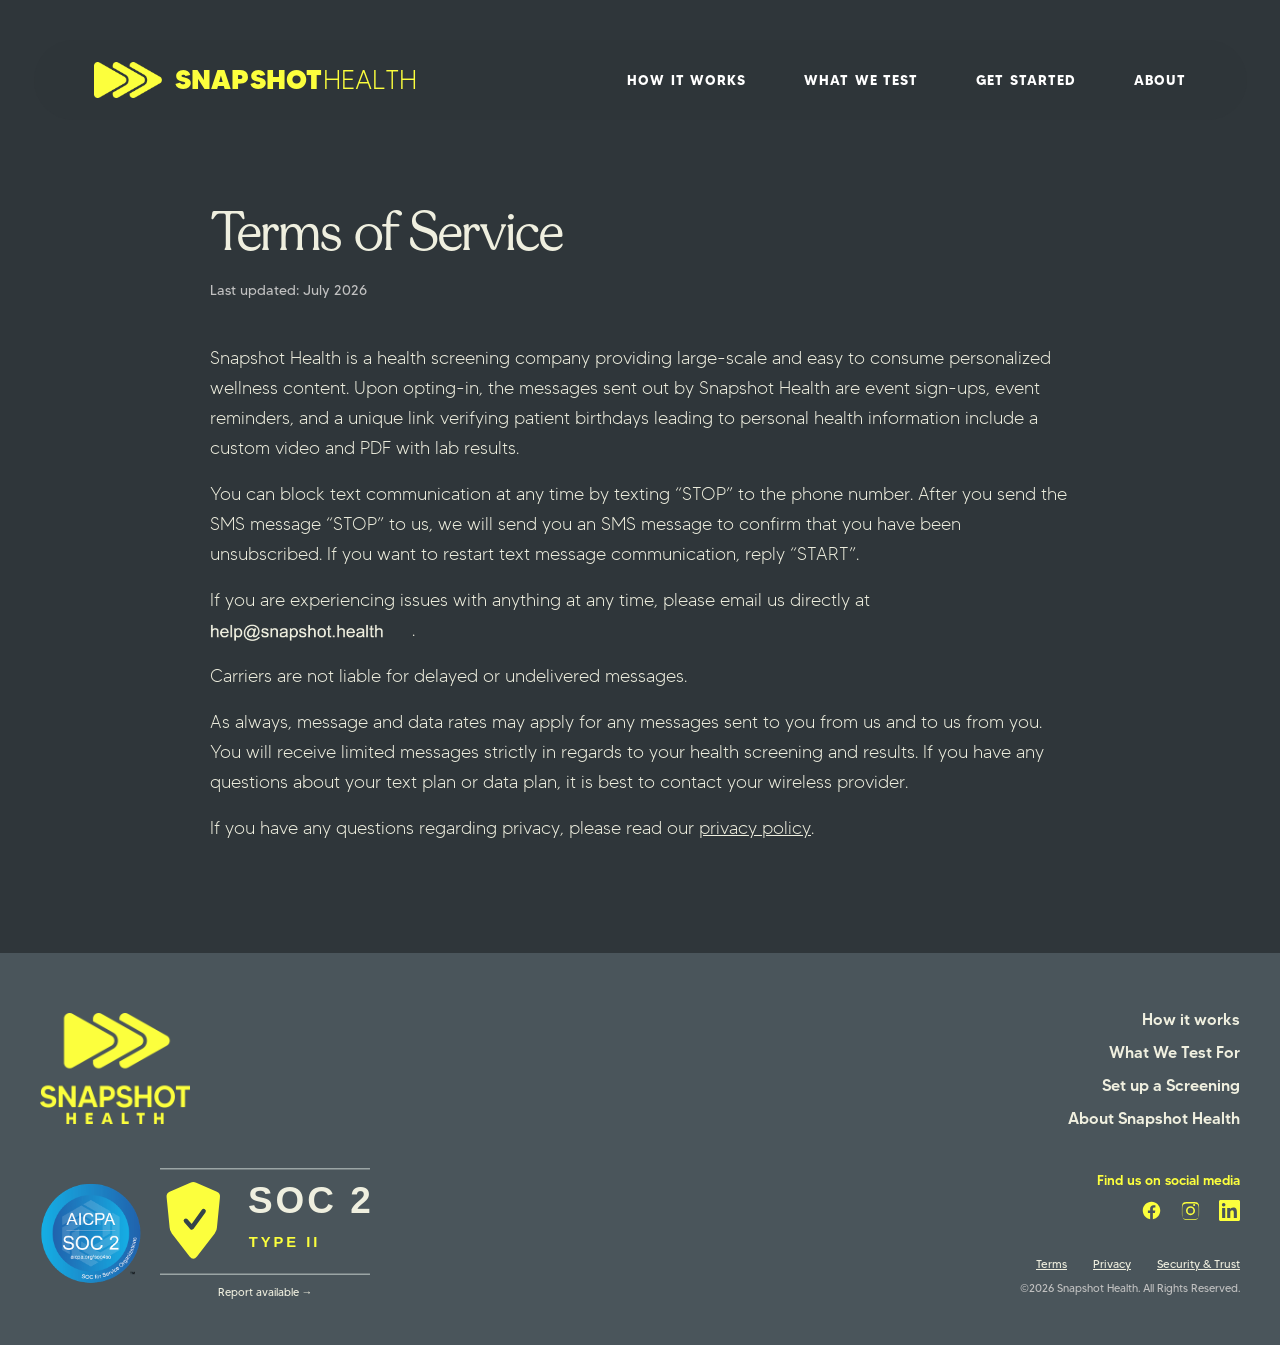
<file: aoivhboianboaidfbklakhsekfhvof1386723758v8h3vrb.html>
<!DOCTYPE html>
<html lang="en">
<head>
<meta charset="UTF-8">
<meta name="viewport" content="width=device-width, initial-scale=1.0">
<title>Terms of Service — Snapshot Health</title>
<link rel="icon" type="image/png" href="assets/img/favicon.png">
<link rel="icon" type="image/svg+xml" href="assets/img/favicon.svg">
<link rel="stylesheet" href="assets/css/style.css?v=aicpa-2">
<style>.nav-wrap{position:fixed;}</style>
<!-- Meta Pixel Code -->
<script>
!function(f,b,e,v,n,t,s)
{if(f.fbq)return;n=f.fbq=function(){n.callMethod?
n.callMethod.apply(n,arguments):n.queue.push(arguments)};
if(!f._fbq)f._fbq=n;n.push=n;n.loaded=!0;n.version='2.0';
n.queue=[];t=b.createElement(e);t.async=!0;
t.src=v;s=b.getElementsByTagName(e)[0];
s.parentNode.insertBefore(t,s)}(window, document,'script',
'https://connect.facebook.net/en_US/fbevents.js');
fbq('init', '2299081237576882');
fbq('track', 'PageView');
</script>
<noscript><img height="1" width="1" style="display:none"
src="https://www.facebook.com/tr?id=2299081237576882&ev=PageView&noscript=1"
/></noscript>
<!-- End Meta Pixel Code -->
</head>
<body class="scrolled">

<header class="legal-page">
  <div class="nav-wrap">
    <nav class="nav">
      <a class="brand" href="index.html">
        <img src="assets/img/snap-arrows-yellow.png" alt="Snapshot Health">
        <span class="wordmark"><b>SNAPSHOT</b><span class="wm2">HEALTH</span></span>
      </a>
      <button class="nav-toggle" aria-label="Menu" aria-expanded="false"><span></span><span></span><span></span></button>
      <div class="links">
        <a href="index.html#solution">How it Works</a>
        <a href="what-we-test.html">What We Test</a>
        <a href="about.html#contact">Get Started</a>
        <a href="about.html">About</a>
      </div>
    </nav>
  </div>
  <div class="wrap">
    <h1>Terms of Service</h1>
    <p class="updated">Last updated: July 2026</p>
    <div class="body">
      <p>Snapshot Health is a health screening company providing large-scale and easy to consume personalized wellness content. Upon opting-in, the messages sent out by Snapshot Health are event sign-ups, event reminders, and a unique link verifying patient birthdays leading to personal health information include a custom video and PDF with lab results.</p>
      <p>You can block text communication at any time by texting &ldquo;STOP&rdquo; to the phone number. After you send the SMS message &ldquo;STOP&rdquo; to us, we will send you an SMS message to confirm that you have been unsubscribed. If you want to restart text message communication, reply &ldquo;START&rdquo;.</p>
      <p>If you are experiencing issues with anything at any time, please email us directly at <span style="white-space:nowrap;"><img src="assets/img/security-contact.png?v=2" alt="" width="202" height="28" style="display:inline-block; width:202px; height:auto; vertical-align:middle;">.</span></p>
      <p>Carriers are not liable for delayed or undelivered messages.</p>
      <p>As always, message and data rates may apply for any messages sent to you from us and to us from you. You will receive limited messages strictly in regards to your health screening and results. If you have any questions about your text plan or data plan, it is best to contact your wireless provider.</p>
      <p>If you have any questions regarding privacy, please read our <a href="privacy.html" style="text-decoration:underline;">privacy policy</a>.</p>
    </div>
  </div>
  </div>
</header>

<!-- ===================== FOOTER ===================== -->
<footer class="site-footer" id="site-footer">
  <div class="grid">
    <img class="logo" src="assets/img/snap-logo-b2b-yellow.png" alt="Snapshot Health">
    <div class="fl">
      <a href="index.html#solution">How it works</a>
      <a href="what-we-test.html">What We Test For</a>
      <a href="about.html#contact">Set up a Screening</a>
      <a href="about.html">About Snapshot Health</a>
    </div>
    <div class="footer-assurance">
    <a class="aicpa-soc-badge" href="https://www.aicpa-cima.com/resources/landing/system-and-organization-controls-soc-suite-of-services" target="_blank" rel="noopener" aria-label="About AICPA SOC 2 for Service Organizations">
        <img src="assets/img/aicpa-soc2-logo.png" width="500" height="500" alt="AICPA SOC 2 for Service Organizations">
      </a>
      <a class="soc2-badge" href="security.html" aria-label="SOC 2 Type II report available">
      <img class="soc2-badge-art" src="assets/img/soc2-type-ii.svg?v=rounded-1" width="210" height="106" alt="SOC 2 Type II">
      <span class="soc2-badge-note">Report available <span aria-hidden="true">→</span></span>
    </a>
    </div>
    <div class="right">
      <div class="fs">Find us on social media</div>
      <div class="socials">
        <a href="https://www.facebook.com/profile.php?id=61572953575497" target="_blank" rel="noopener" aria-label="Facebook"><svg viewBox="0 0 24 24"><path d="M22 12.06C22 6.5 17.52 2 12 2S2 6.5 2 12.06c0 5.02 3.66 9.18 8.44 9.94v-7.03H7.9v-2.9h2.54V9.85c0-2.52 1.5-3.91 3.78-3.91 1.09 0 2.23.2 2.23.2v2.46h-1.26c-1.24 0-1.63.77-1.63 1.56v1.88h2.78l-.45 2.9h-2.33V22c4.78-.76 8.44-4.92 8.44-9.94Z"/></svg></a>
        <a href="https://www.instagram.com/snapshothealth/" target="_blank" rel="noopener" aria-label="Instagram"><svg viewBox="0 0 24 24"><path d="M12 2.2c3.2 0 3.58.01 4.85.07 1.17.05 1.8.25 2.23.41.56.22.96.48 1.38.9.42.42.68.82.9 1.38.16.42.36 1.06.41 2.23.06 1.27.07 1.65.07 4.85s-.01 3.58-.07 4.85c-.05 1.17-.25 1.8-.41 2.23-.22.56-.48.96-.9 1.38-.42.42-.82.68-1.38.9-.42.16-1.06.36-2.23.41-1.27.06-1.65.07-4.85.07s-3.58-.01-4.85-.07c-1.17-.05-1.8-.25-2.23-.41a3.72 3.72 0 0 1-1.38-.9 3.72 3.72 0 0 1-.9-1.38c-.16-.42-.36-1.06-.41-2.23C2.21 15.58 2.2 15.2 2.2 12s.01-3.58.07-4.85c.05-1.17.25-1.8.41-2.23.22-.56.48-.96.9-1.38.42-.42.82-.68 1.38-.9.42-.16 1.06-.36 2.23-.41C8.42 2.21 8.8 2.2 12 2.2Zm0 1.8c-3.15 0-3.52.01-4.76.07-1.08.05-1.67.23-2.06.38-.52.2-.89.44-1.28.83-.39.39-.63.76-.83 1.28-.15.39-.33.98-.38 2.06-.06 1.24-.07 1.61-.07 4.76s.01 3.52.07 4.76c.05 1.08.23 1.67.38 2.06.2.52.44.89.83 1.28.39.39.76.63 1.28.83.39.15.98.33 2.06.38 1.24.06 1.61.07 4.76.07s3.52-.01 4.76-.07c1.08-.05 1.67-.23 2.06-.38.52-.2.89-.44 1.28-.83.39-.39.63-.76.83-1.28.15-.39.33-.98.38-2.06.06-1.24.07-1.61.07-4.76s-.01-3.52-.07-4.76c-.05-1.08-.23-1.67-.38-2.06-.2-.52-.44-.89-.83-1.28a3.32 3.32 0 0 0-1.28-.83c-.39-.15-.98-.33-2.06-.38-1.24-.06-1.61-.07-4.76-.07Zm0 3.06a5.14 5.14 0 1 1 0 10.28 5.14 5.14 0 0 1 0-10.28Zm0 8.47a3.33 3.33 0 1 0 0-6.66 3.33 3.33 0 0 0 0 6.66Zm5.34-9.87a1.2 1.2 0 1 1-2.4 0 1.2 1.2 0 0 1 2.4 0Z"/></svg></a>
        <a href="https://www.linkedin.com/company/snapshot-health/" target="_blank" rel="noopener" aria-label="LinkedIn"><svg viewBox="0 0 24 24"><path d="M20.45 20.45h-3.55v-5.57c0-1.33-.03-3.04-1.85-3.04-1.86 0-2.14 1.45-2.14 2.94v5.67H9.36V9h3.41v1.56h.05c.47-.9 1.63-1.85 3.36-1.85 3.6 0 4.27 2.37 4.27 5.46v6.28ZM5.34 7.43a2.06 2.06 0 1 1 0-4.12 2.06 2.06 0 0 1 0 4.12ZM7.12 20.45H3.55V9h3.57v11.45ZM22.22 0H1.77C.79 0 0 .77 0 1.72v20.55C0 23.23.79 24 1.77 24h20.45c.98 0 1.78-.77 1.78-1.73V1.72C24 .77 23.2 0 22.22 0Z"/></svg></a>
      </div>
      <div class="legal"><a href="terms.html">Terms</a><a href="privacy.html">Privacy</a><a href="security.html">Security &amp; Trust</a></div>
      <div class="copy">&copy;2026 Snapshot Health. All Rights Reserved.</div>
    </div>
  </div>
</footer>

<script src="assets/js/main.js"></script>
</body>
</html>
</file>
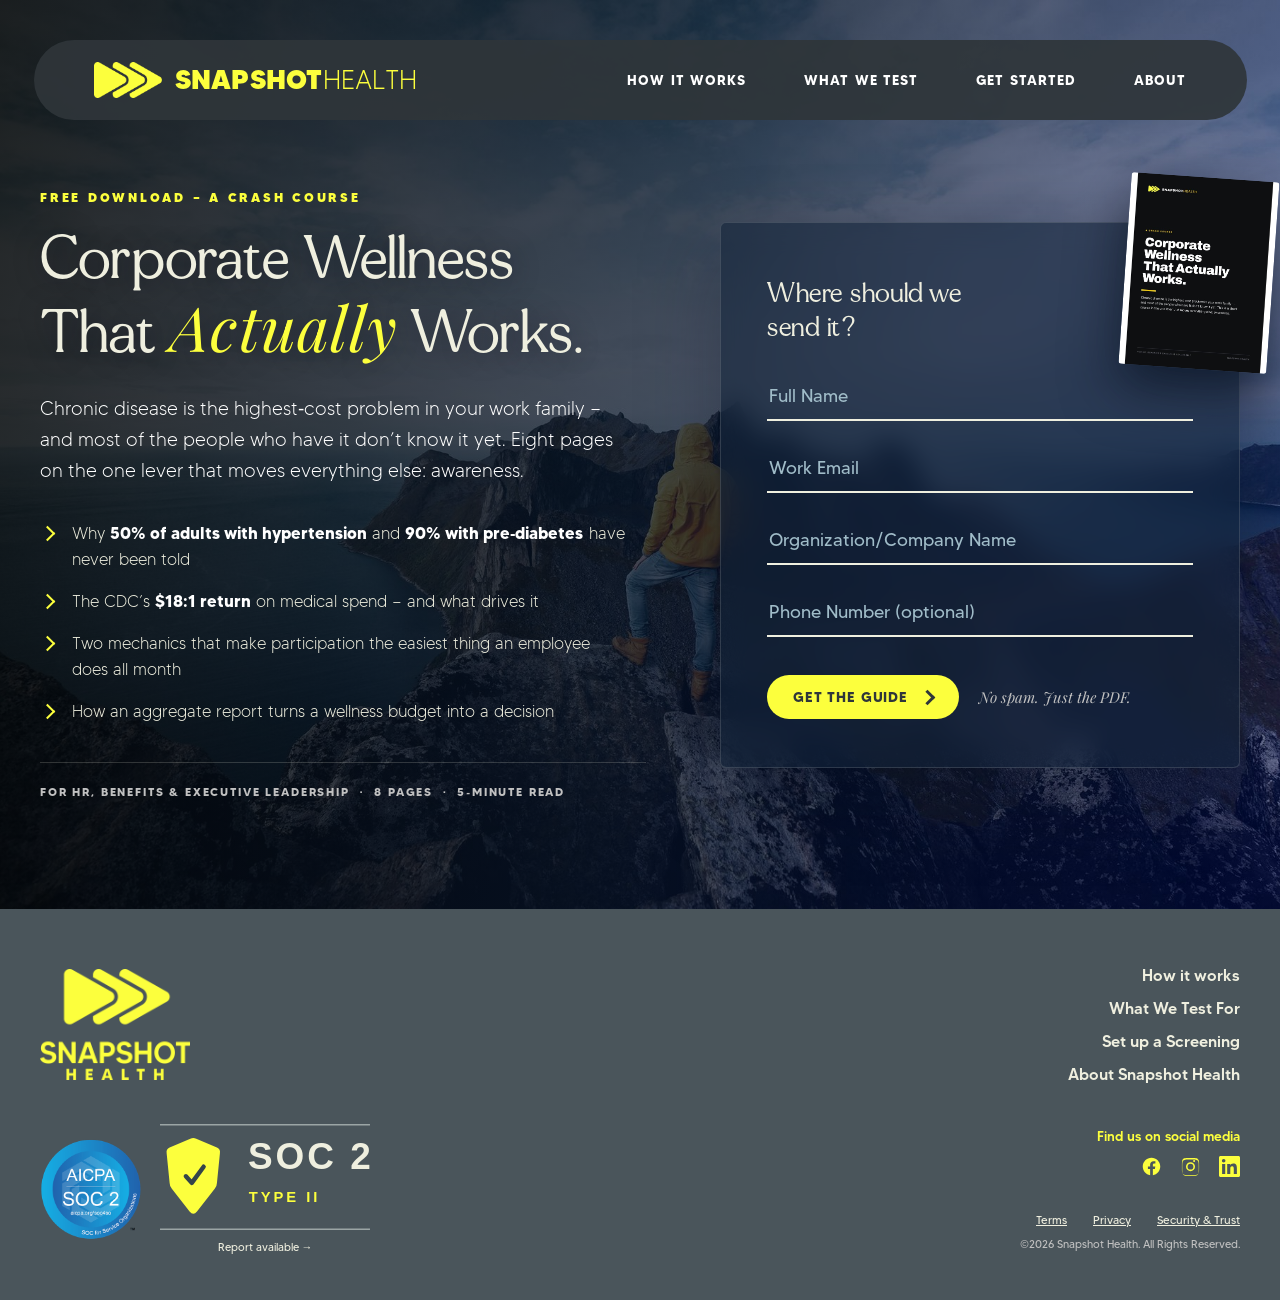
<file: guide.html>
<!DOCTYPE html>
<html lang="en">
<head>
<meta charset="UTF-8">
<meta name="viewport" content="width=device-width, initial-scale=1.0">
<title>Free Guide: Corporate Wellness That Actually Works — Snapshot Health</title>
<meta name="description" content="A short crash course for HR, benefits and executive leadership on the one lever that moves everything else in employee health: awareness. Free 8-page PDF.">
<link rel="icon" type="image/png" href="assets/img/favicon.png">
<link rel="icon" type="image/svg+xml" href="assets/img/favicon.svg">
<link rel="stylesheet" href="assets/css/style.css?v=aicpa-2">
<script type="text/javascript">
_linkedin_partner_id = "10024644";
window._linkedin_data_partner_ids = window._linkedin_data_partner_ids || [];
window._linkedin_data_partner_ids.push(_linkedin_partner_id);
</script>
<script type="text/javascript">
(function(l) {
if (!l){window.lintrk = function(a,b){window.lintrk.q.push([a,b])};
window.lintrk.q=[]}
var s = document.getElementsByTagName("script")[0];
var b = document.createElement("script");
b.type = "text/javascript";b.async = true;
b.src = "https://snap.licdn.com/li.lms-analytics/insight.min.js";
s.parentNode.insertBefore(b, s);})(window.lintrk);
</script>
<!-- Meta Pixel Code -->
<script>
!function(f,b,e,v,n,t,s)
{if(f.fbq)return;n=f.fbq=function(){n.callMethod?
n.callMethod.apply(n,arguments):n.queue.push(arguments)};
if(!f._fbq)f._fbq=n;n.push=n;n.loaded=!0;n.version='2.0';
n.queue=[];t=b.createElement(e);t.async=!0;
t.src=v;s=b.getElementsByTagName(e)[0];
s.parentNode.insertBefore(t,s)}(window, document,'script',
'https://connect.facebook.net/en_US/fbevents.js');
fbq('init', '2299081237576882');
fbq('track', 'PageView');
</script>
<noscript><img height="1" width="1" style="display:none"
src="https://www.facebook.com/tr?id=2299081237576882&ev=PageView&noscript=1"
/></noscript>
<!-- End Meta Pixel Code -->
</head>
<body class="lead-body">
<noscript>
<img height="1" width="1" style="display:none;" alt="" src="https://px.ads.linkedin.com/collect/?pid=10024644&fmt=gif" />
</noscript>

<div class="nav-wrap">
  <nav class="nav">
    <a class="brand" href="index.html">
      <img src="assets/img/snap-arrows-yellow.png" alt="Snapshot Health">
      <span class="wordmark"><b>SNAPSHOT</b><span class="wm2">HEALTH</span></span>
    </a>
    <button class="nav-toggle" aria-label="Menu" aria-expanded="false"><span></span><span></span><span></span></button>
    <div class="links">
      <a href="index.html#solution">How it Works</a>
      <a href="what-we-test.html">What We Test</a>
      <a href="about.html#contact">Get Started</a>
      <a href="about.html">About</a>
    </div>
  </nav>
</div>

<!-- ===================== LEAD MAGNET ===================== -->
<main class="lead">
  <img class="bg" src="assets/img/form-bg.jpg" alt="">
  <div class="tint"></div>

  <div class="lead-inner">

    <div class="lead-copy">
      <div class="eyebrow">Free Download &mdash; A Crash Course</div>
      <h1>Corporate Wellness<br>That <em>Actually</em> Works.</h1>
      <p class="dek">Chronic disease is the highest&#8209;cost problem in your work family &mdash; and most of the people who have it don&rsquo;t know it yet. Eight pages on the one lever that moves everything else: awareness.</p>

      <ul class="lead-points">
        <li>Why <b>50% of adults with hypertension</b> and <b>90% with pre&#8209;diabetes</b> have never been told</li>
        <li>The CDC&rsquo;s <b>$18:1 return</b> on medical spend &mdash; and what drives it</li>
        <li>Two mechanics that make participation the easiest thing an employee does all month</li>
        <li>How an aggregate report turns a wellness budget into a decision</li>
      </ul>

      <div class="lead-meta">For HR, Benefits &amp; Executive Leadership &nbsp;&middot;&nbsp; 8 pages &nbsp;&middot;&nbsp; 5&#8209;minute read</div>
    </div>

    <div class="lead-form">
      <div class="form-card lead-card">
        <img class="guide-cover" src="assets/img/guide-cover.jpg" alt="Cover of the Corporate Wellness That Actually Works guide">
        <h3>Where should we send it?</h3>
        <form id="leadForm" autocomplete="off">
          <div class="field">
            <input type="text" id="l-name" name="name" placeholder=" " required>
            <label for="l-name">Full Name</label>
          </div>
          <div class="field">
            <input type="email" id="l-email" name="email" placeholder=" " required>
            <label for="l-email">Work Email</label>
          </div>
          <div class="field">
            <input type="text" id="l-org" name="company" placeholder=" " required>
            <label for="l-org">Organization/Company Name</label>
          </div>
          <div class="field">
            <input type="tel" id="l-phone" name="phone" placeholder=" ">
            <label for="l-phone">Phone Number (optional)</label>
          </div>
          <div class="send-row">
            <button class="btn" type="submit">GET THE GUIDE <span class="arr"></span></button>
            <span class="note">No spam. Just the PDF.</span>
          </div>
        </form>
        <div class="thanks">
          <h4>Your guide is ready.</h4>
          <p>Thanks &mdash; the download should have started automatically. If it didn&rsquo;t, grab it here.</p>
          <a class="btn" id="leadDownload" href="assets/downloads/snapshot-health-corporate-wellness-crash-course.pdf" download>DOWNLOAD PDF <span class="arr"></span></a>
          <p class="thanks-foot">Want to see what this looks like in your building? <a href="about.html#contact">Set up a screening &rarr;</a></p>
        </div>
      </div>
    </div>

  </div>
</main>

<!-- ===================== FOOTER ===================== -->
<footer class="site-footer" id="site-footer">
  <div class="grid">
    <img class="logo" src="assets/img/snap-logo-b2b-yellow.png" alt="Snapshot Health">
    <div class="fl">
      <a href="index.html#solution">How it works</a>
      <a href="what-we-test.html">What We Test For</a>
      <a href="about.html#contact">Set up a Screening</a>
      <a href="about.html">About Snapshot Health</a>
    </div>
    <div class="footer-assurance">
    <a class="aicpa-soc-badge" href="https://www.aicpa-cima.com/resources/landing/system-and-organization-controls-soc-suite-of-services" target="_blank" rel="noopener" aria-label="About AICPA SOC 2 for Service Organizations">
        <img src="assets/img/aicpa-soc2-logo.png" width="500" height="500" alt="AICPA SOC 2 for Service Organizations">
      </a>
      <a class="soc2-badge" href="security.html" aria-label="SOC 2 Type II report available">
      <img class="soc2-badge-art" src="assets/img/soc2-type-ii.svg?v=rounded-1" width="210" height="106" alt="SOC 2 Type II">
      <span class="soc2-badge-note">Report available <span aria-hidden="true">&rarr;</span></span>
    </a>
    </div>
    <div class="right">
      <div class="fs">Find us on social media</div>
      <div class="socials">
        <a href="https://www.facebook.com/profile.php?id=61572953575497" target="_blank" rel="noopener" aria-label="Facebook"><svg viewBox="0 0 24 24"><path d="M22 12.06C22 6.5 17.52 2 12 2S2 6.5 2 12.06c0 5.02 3.66 9.18 8.44 9.94v-7.03H7.9v-2.9h2.54V9.85c0-2.52 1.5-3.91 3.78-3.91 1.09 0 2.23.2 2.23.2v2.46h-1.26c-1.24 0-1.63.77-1.63 1.56v1.88h2.78l-.45 2.9h-2.33V22c4.78-.76 8.44-4.92 8.44-9.94Z"/></svg></a>
        <a href="https://www.instagram.com/snapshothealth/" target="_blank" rel="noopener" aria-label="Instagram"><svg viewBox="0 0 24 24"><path d="M12 2.2c3.2 0 3.58.01 4.85.07 1.17.05 1.8.25 2.23.41.56.22.96.48 1.38.9.42.42.68.82.9 1.38.16.42.36 1.06.41 2.23.06 1.27.07 1.65.07 4.85s-.01 3.58-.07 4.85c-.05 1.17-.25 1.8-.41 2.23-.22.56-.48.96-.9 1.38-.42.42-.82.68-1.38.9-.42.16-1.06.36-2.23.41-1.27.06-1.65.07-4.85.07s-3.58-.01-4.85-.07c-1.17-.05-1.8-.25-2.23-.41a3.72 3.72 0 0 1-1.38-.9 3.72 3.72 0 0 1-.9-1.38c-.16-.42-.36-1.06-.41-2.23C2.21 15.58 2.2 15.2 2.2 12s.01-3.58.07-4.85c.05-1.17.25-1.8.41-2.23.22-.56.48-.96.9-1.38.42-.42.82-.68 1.38-.9.42-.16 1.06-.36 2.23-.41C8.42 2.21 8.8 2.2 12 2.2Zm0 1.8c-3.15 0-3.52.01-4.76.07-1.08.05-1.67.23-2.06.38-.52.2-.89.44-1.28.83-.39.39-.63.76-.83 1.28-.15.39-.33.98-.38 2.06-.06 1.24-.07 1.61-.07 4.76s.01 3.52.07 4.76c.05 1.08.23 1.67.38 2.06.2.52.44.89.83 1.28.39.39.76.63 1.28.83.39.15.98.33 2.06.38 1.24.06 1.61.07 4.76.07s3.52-.01 4.76-.07c1.08-.05 1.67-.23 2.06-.38.52-.2.89-.44 1.28-.83.39-.39.63-.76.83-1.28.15-.39.33-.98.38-2.06.06-1.24.07-1.61.07-4.76s-.01-3.52-.07-4.76c-.05-1.08-.23-1.67-.38-2.06-.2-.52-.44-.89-.83-1.28a3.32 3.32 0 0 0-1.28-.83c-.39-.15-.98-.33-2.06-.38-1.24-.06-1.61-.07-4.76-.07Zm0 3.06a5.14 5.14 0 1 1 0 10.28 5.14 5.14 0 0 1 0-10.28Zm0 8.47a3.33 3.33 0 1 0 0-6.66 3.33 3.33 0 0 0 0 6.66Zm5.34-9.87a1.2 1.2 0 1 1-2.4 0 1.2 1.2 0 0 1 2.4 0Z"/></svg></a>
        <a href="https://www.linkedin.com/company/snapshot-health/" target="_blank" rel="noopener" aria-label="LinkedIn"><svg viewBox="0 0 24 24"><path d="M20.45 20.45h-3.55v-5.57c0-1.33-.03-3.04-1.85-3.04-1.86 0-2.14 1.45-2.14 2.94v5.67H9.36V9h3.41v1.56h.05c.47-.9 1.63-1.85 3.36-1.85 3.6 0 4.27 2.37 4.27 5.46v6.28ZM5.34 7.43a2.06 2.06 0 1 1 0-4.12 2.06 2.06 0 0 1 0 4.12ZM7.12 20.45H3.55V9h3.57v11.45ZM22.22 0H1.77C.79 0 0 .77 0 1.72v20.55C0 23.23.79 24 1.77 24h20.45c.98 0 1.78-.77 1.78-1.73V1.72C24 .77 23.2 0 22.22 0Z"/></svg></a>
      </div>
      <div class="legal"><a href="terms.html">Terms</a><a href="privacy.html">Privacy</a><a href="security.html">Security &amp; Trust</a></div>
      <div class="copy">&copy;2026 Snapshot Health. All Rights Reserved.</div>
    </div>
  </div>
</footer>

<script src="assets/js/main.js"></script>
</body>
</html>
</file>
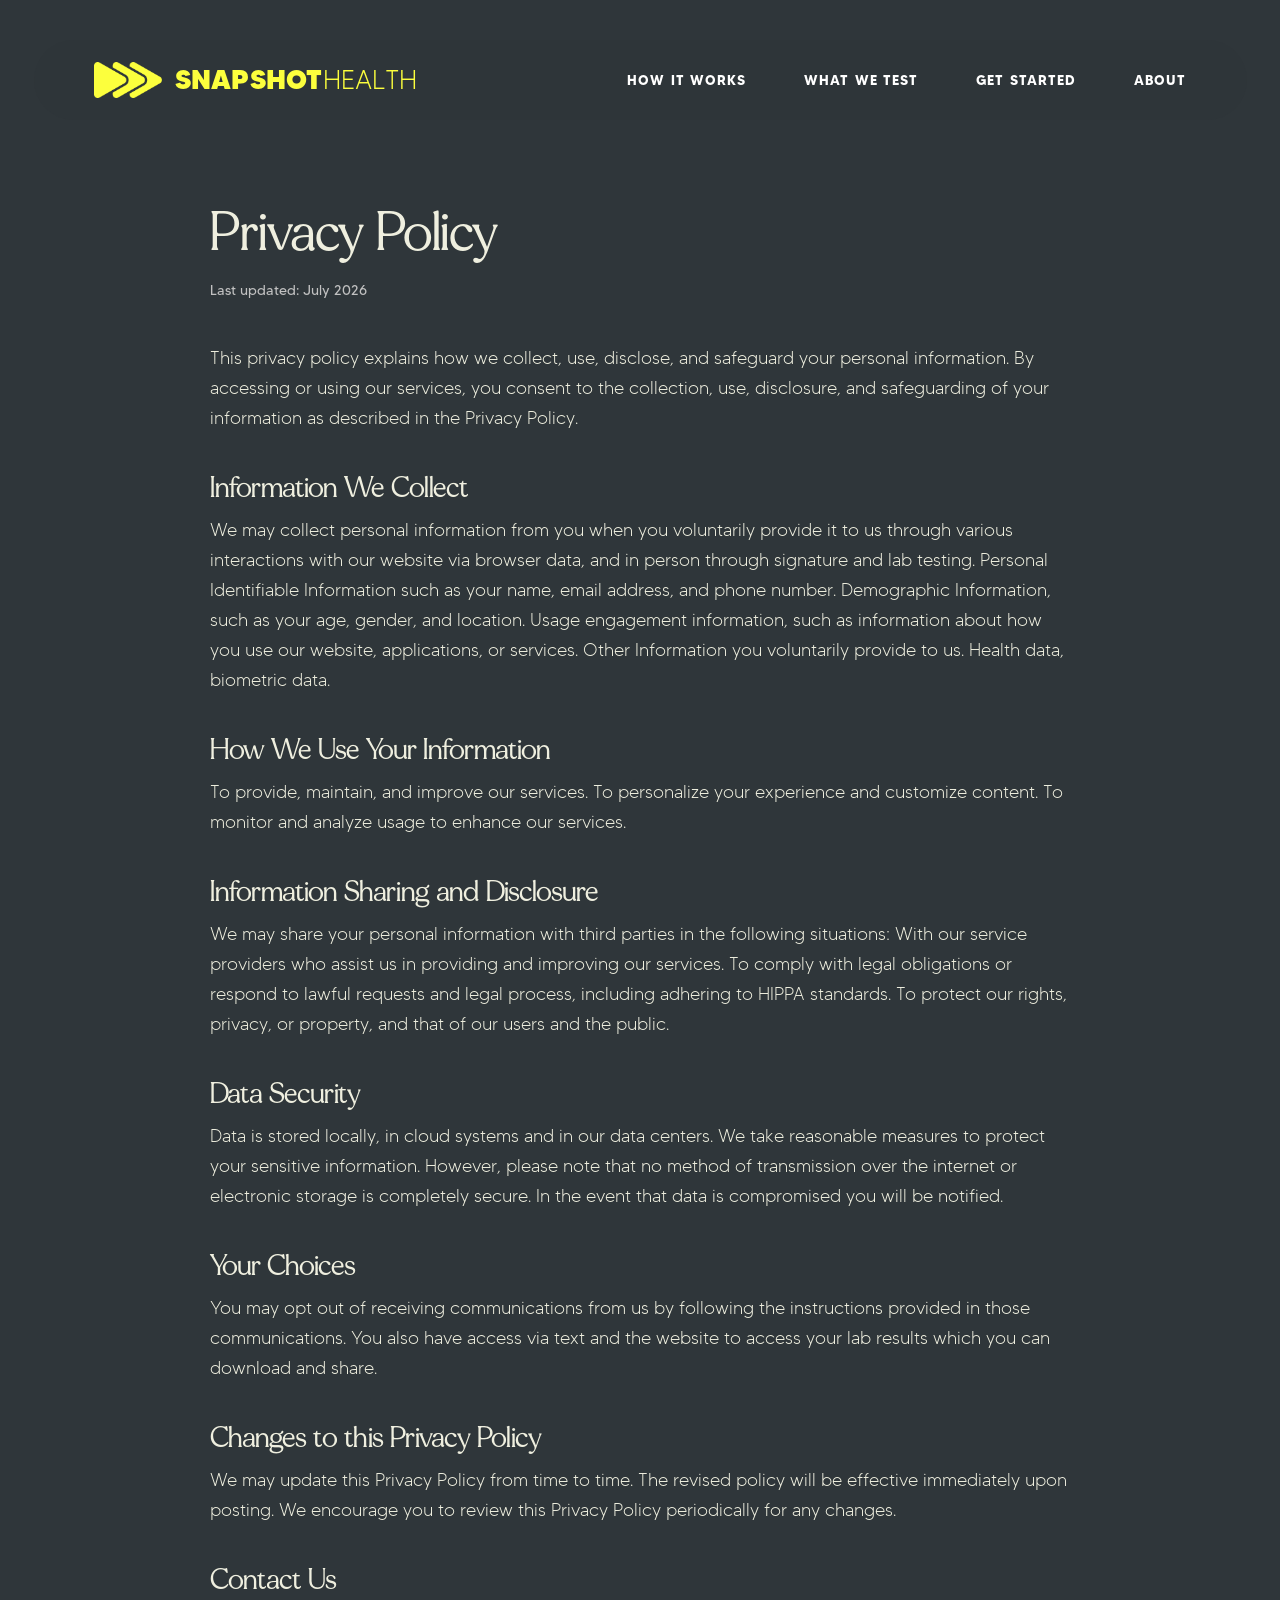
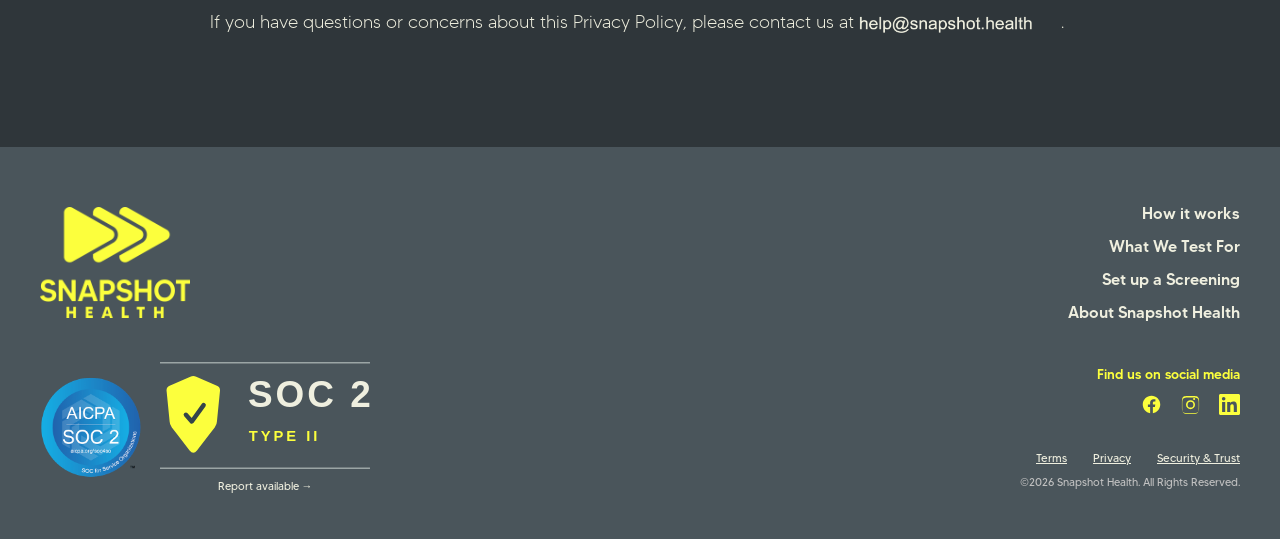
<file: privacy-statement.html>
<!DOCTYPE html>
<html lang="en">
<head>
<meta charset="UTF-8">
<meta name="viewport" content="width=device-width, initial-scale=1.0">
<title>Privacy Policy — Snapshot Health</title>
<link rel="icon" type="image/png" href="assets/img/favicon.png">
<link rel="icon" type="image/svg+xml" href="assets/img/favicon.svg">
<link rel="stylesheet" href="assets/css/style.css?v=aicpa-2">
<style>.nav-wrap{position:fixed;}</style>
<!-- Meta Pixel Code -->
<script>
!function(f,b,e,v,n,t,s)
{if(f.fbq)return;n=f.fbq=function(){n.callMethod?
n.callMethod.apply(n,arguments):n.queue.push(arguments)};
if(!f._fbq)f._fbq=n;n.push=n;n.loaded=!0;n.version='2.0';
n.queue=[];t=b.createElement(e);t.async=!0;
t.src=v;s=b.getElementsByTagName(e)[0];
s.parentNode.insertBefore(t,s)}(window, document,'script',
'https://connect.facebook.net/en_US/fbevents.js');
fbq('init', '2299081237576882');
fbq('track', 'PageView');
</script>
<noscript><img height="1" width="1" style="display:none"
src="https://www.facebook.com/tr?id=2299081237576882&ev=PageView&noscript=1"
/></noscript>
<!-- End Meta Pixel Code -->
</head>
<body class="scrolled">

<header class="legal-page">
  <div class="nav-wrap">
    <nav class="nav">
      <a class="brand" href="index.html">
        <img src="assets/img/snap-arrows-yellow.png" alt="Snapshot Health">
        <span class="wordmark"><b>SNAPSHOT</b><span class="wm2">HEALTH</span></span>
      </a>
      <button class="nav-toggle" aria-label="Menu" aria-expanded="false"><span></span><span></span><span></span></button>
      <div class="links">
        <a href="index.html#solution">How it Works</a>
        <a href="what-we-test.html">What We Test</a>
        <a href="about.html#contact">Get Started</a>
        <a href="about.html">About</a>
      </div>
    </nav>
  </div>
  <div class="wrap">
    <h1>Privacy Policy</h1>
    <p class="updated">Last updated: July 2026</p>
    <div class="body">
      <p>This privacy policy explains how we collect, use, disclose, and safeguard your personal information. By accessing or using our services, you consent to the collection, use, disclosure, and safeguarding of your information as described in the Privacy Policy.</p>
      <h2>Information We Collect</h2>
      <p>We may collect personal information from you when you voluntarily provide it to us through various interactions with our website via browser data, and in person through signature and lab testing. Personal Identifiable Information such as your name, email address, and phone number. Demographic Information, such as your age, gender, and location. Usage engagement information, such as information about how you use our website, applications, or services. Other Information you voluntarily provide to us. Health data, biometric data.</p>
      <h2>How We Use Your Information</h2>
      <p>To provide, maintain, and improve our services. To personalize your experience and customize content. To monitor and analyze usage to enhance our services.</p>
      <h2>Information Sharing and Disclosure</h2>
      <p>We may share your personal information with third parties in the following situations: With our service providers who assist us in providing and improving our services. To comply with legal obligations or respond to lawful requests and legal process, including adhering to HIPPA standards. To protect our rights, privacy, or property, and that of our users and the public.</p>
      <h2>Data Security</h2>
      <p>Data is stored locally, in cloud systems and in our data centers. We take reasonable measures to protect your sensitive information. However, please note that no method of transmission over the internet or electronic storage is completely secure. In the event that data is compromised you will be notified.</p>
      <h2>Your Choices</h2>
      <p>You may opt out of receiving communications from us by following the instructions provided in those communications. You also have access via text and the website to access your lab results which you can download and share.</p>
      <h2>Changes to this Privacy Policy</h2>
      <p>We may update this Privacy Policy from time to time. The revised policy will be effective immediately upon posting. We encourage you to review this Privacy Policy periodically for any changes.</p>
      <h2>Contact Us</h2>
      <p>If you have questions or concerns about this Privacy Policy, please contact us at <span style="white-space:nowrap;"><img src="assets/img/security-contact.png?v=2" alt="" width="202" height="28" style="display:inline-block; width:202px; height:auto; vertical-align:middle;">.</span></p>
    </div>
  </div>
  </div>
</header>

<!-- ===================== FOOTER ===================== -->
<footer class="site-footer" id="site-footer">
  <div class="grid">
    <img class="logo" src="assets/img/snap-logo-b2b-yellow.png" alt="Snapshot Health">
    <div class="fl">
      <a href="index.html#solution">How it works</a>
      <a href="what-we-test.html">What We Test For</a>
      <a href="about.html#contact">Set up a Screening</a>
      <a href="about.html">About Snapshot Health</a>
    </div>
    <div class="footer-assurance">
    <a class="aicpa-soc-badge" href="https://www.aicpa-cima.com/resources/landing/system-and-organization-controls-soc-suite-of-services" target="_blank" rel="noopener" aria-label="About AICPA SOC 2 for Service Organizations">
        <img src="assets/img/aicpa-soc2-logo.png" width="500" height="500" alt="AICPA SOC 2 for Service Organizations">
      </a>
      <a class="soc2-badge" href="security.html" aria-label="SOC 2 Type II report available">
      <img class="soc2-badge-art" src="assets/img/soc2-type-ii.svg?v=rounded-1" width="210" height="106" alt="SOC 2 Type II">
      <span class="soc2-badge-note">Report available <span aria-hidden="true">→</span></span>
    </a>
    </div>
    <div class="right">
      <div class="fs">Find us on social media</div>
      <div class="socials">
        <a href="https://www.facebook.com/profile.php?id=61572953575497" target="_blank" rel="noopener" aria-label="Facebook"><svg viewBox="0 0 24 24"><path d="M22 12.06C22 6.5 17.52 2 12 2S2 6.5 2 12.06c0 5.02 3.66 9.18 8.44 9.94v-7.03H7.9v-2.9h2.54V9.85c0-2.52 1.5-3.91 3.78-3.91 1.09 0 2.23.2 2.23.2v2.46h-1.26c-1.24 0-1.63.77-1.63 1.56v1.88h2.78l-.45 2.9h-2.33V22c4.78-.76 8.44-4.92 8.44-9.94Z"/></svg></a>
        <a href="https://www.instagram.com/snapshothealth/" target="_blank" rel="noopener" aria-label="Instagram"><svg viewBox="0 0 24 24"><path d="M12 2.2c3.2 0 3.58.01 4.85.07 1.17.05 1.8.25 2.23.41.56.22.96.48 1.38.9.42.42.68.82.9 1.38.16.42.36 1.06.41 2.23.06 1.27.07 1.65.07 4.85s-.01 3.58-.07 4.85c-.05 1.17-.25 1.8-.41 2.23-.22.56-.48.96-.9 1.38-.42.42-.82.68-1.38.9-.42.16-1.06.36-2.23.41-1.27.06-1.65.07-4.85.07s-3.58-.01-4.85-.07c-1.17-.05-1.8-.25-2.23-.41a3.72 3.72 0 0 1-1.38-.9 3.72 3.72 0 0 1-.9-1.38c-.16-.42-.36-1.06-.41-2.23C2.21 15.58 2.2 15.2 2.2 12s.01-3.58.07-4.85c.05-1.17.25-1.8.41-2.23.22-.56.48-.96.9-1.38.42-.42.82-.68 1.38-.9.42-.16 1.06-.36 2.23-.41C8.42 2.21 8.8 2.2 12 2.2Zm0 1.8c-3.15 0-3.52.01-4.76.07-1.08.05-1.67.23-2.06.38-.52.2-.89.44-1.28.83-.39.39-.63.76-.83 1.28-.15.39-.33.98-.38 2.06-.06 1.24-.07 1.61-.07 4.76s.01 3.52.07 4.76c.05 1.08.23 1.67.38 2.06.2.52.44.89.83 1.28.39.39.76.63 1.28.83.39.15.98.33 2.06.38 1.24.06 1.61.07 4.76.07s3.52-.01 4.76-.07c1.08-.05 1.67-.23 2.06-.38.52-.2.89-.44 1.28-.83.39-.39.63-.76.83-1.28.15-.39.33-.98.38-2.06.06-1.24.07-1.61.07-4.76s-.01-3.52-.07-4.76c-.05-1.08-.23-1.67-.38-2.06-.2-.52-.44-.89-.83-1.28a3.32 3.32 0 0 0-1.28-.83c-.39-.15-.98-.33-2.06-.38-1.24-.06-1.61-.07-4.76-.07Zm0 3.06a5.14 5.14 0 1 1 0 10.28 5.14 5.14 0 0 1 0-10.28Zm0 8.47a3.33 3.33 0 1 0 0-6.66 3.33 3.33 0 0 0 0 6.66Zm5.34-9.87a1.2 1.2 0 1 1-2.4 0 1.2 1.2 0 0 1 2.4 0Z"/></svg></a>
        <a href="https://www.linkedin.com/company/snapshot-health/" target="_blank" rel="noopener" aria-label="LinkedIn"><svg viewBox="0 0 24 24"><path d="M20.45 20.45h-3.55v-5.57c0-1.33-.03-3.04-1.85-3.04-1.86 0-2.14 1.45-2.14 2.94v5.67H9.36V9h3.41v1.56h.05c.47-.9 1.63-1.85 3.36-1.85 3.6 0 4.27 2.37 4.27 5.46v6.28ZM5.34 7.43a2.06 2.06 0 1 1 0-4.12 2.06 2.06 0 0 1 0 4.12ZM7.12 20.45H3.55V9h3.57v11.45ZM22.22 0H1.77C.79 0 0 .77 0 1.72v20.55C0 23.23.79 24 1.77 24h20.45c.98 0 1.78-.77 1.78-1.73V1.72C24 .77 23.2 0 22.22 0Z"/></svg></a>
      </div>
      <div class="legal"><a href="terms.html">Terms</a><a href="privacy.html">Privacy</a><a href="security.html">Security &amp; Trust</a></div>
      <div class="copy">&copy;2026 Snapshot Health. All Rights Reserved.</div>
    </div>
  </div>
</footer>

<script src="assets/js/main.js"></script>
</body>
</html>
</file>
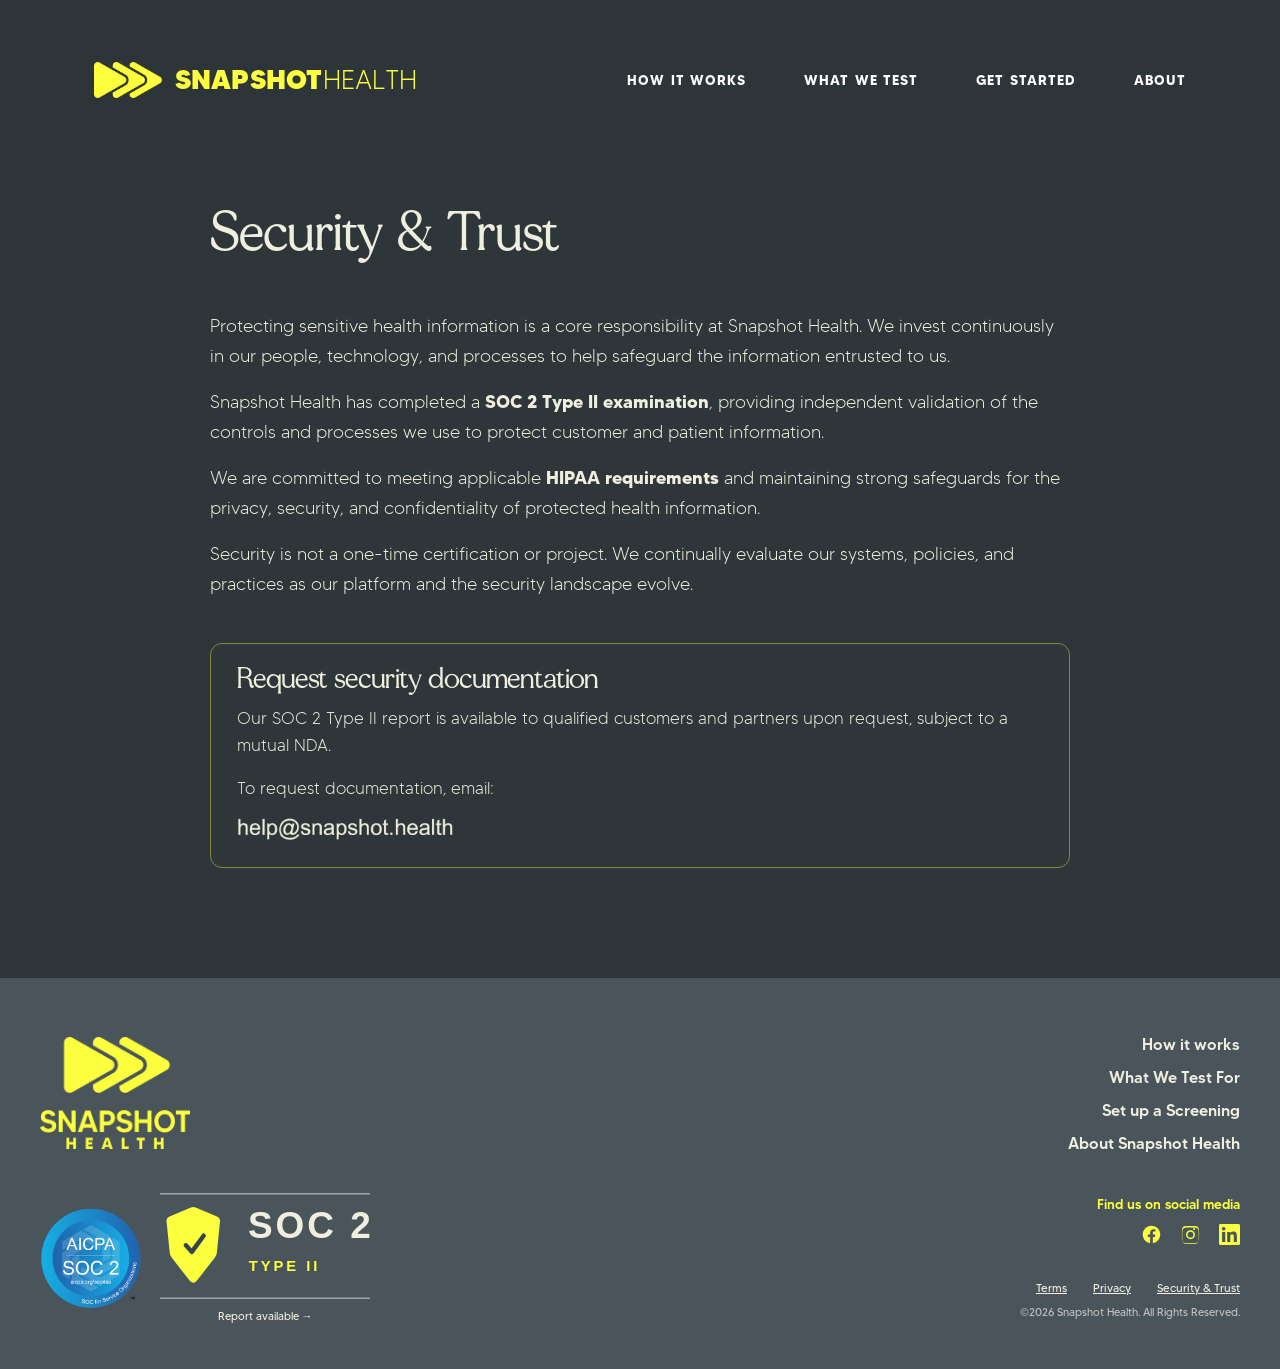
<file: security.html>
<!DOCTYPE html>
<html lang="en">
<head>
<meta charset="UTF-8">
<meta name="viewport" content="width=device-width, initial-scale=1.0">
<title>Security &amp; Trust — Snapshot Health</title>
<meta name="description" content="Security and trust information from Snapshot Health.">
<link rel="icon" type="image/png" href="assets/img/favicon.png">
<link rel="icon" type="image/svg+xml" href="assets/img/favicon.svg">
<link rel="stylesheet" href="assets/css/style.css?v=aicpa-2">
<script type="text/javascript">
_linkedin_partner_id = "10024644";
window._linkedin_data_partner_ids = window._linkedin_data_partner_ids || [];
window._linkedin_data_partner_ids.push(_linkedin_partner_id);
</script>
<script type="text/javascript">
(function(l) {
if (!l){window.lintrk = function(a,b){window.lintrk.q.push([a,b])};
window.lintrk.q=[]}
var s = document.getElementsByTagName("script")[0];
var b = document.createElement("script");
b.type = "text/javascript";b.async = true;
b.src = "https://snap.licdn.com/li.lms-analytics/insight.min.js";
s.parentNode.insertBefore(b, s);})(window.lintrk);
</script>
<style>.nav-wrap{position:fixed;}</style>
<!-- Meta Pixel Code -->
<script>
!function(f,b,e,v,n,t,s)
{if(f.fbq)return;n=f.fbq=function(){n.callMethod?
n.callMethod.apply(n,arguments):n.queue.push(arguments)};
if(!f._fbq)f._fbq=n;n.push=n;n.loaded=!0;n.version='2.0';
n.queue=[];t=b.createElement(e);t.async=!0;
t.src=v;s=b.getElementsByTagName(e)[0];
s.parentNode.insertBefore(t,s)}(window, document,'script',
'https://connect.facebook.net/en_US/fbevents.js');
fbq('init', '2299081237576882');
fbq('track', 'PageView');
</script>
<noscript><img height="1" width="1" style="display:none"
src="https://www.facebook.com/tr?id=2299081237576882&ev=PageView&noscript=1"
/></noscript>
<!-- End Meta Pixel Code -->
</head>
<body class="scrolled">
<noscript>
<img height="1" width="1" style="display:none;" alt="" src="https://px.ads.linkedin.com/collect/?pid=10024644&fmt=gif" />
</noscript>

<header class="legal-page">
  <div class="nav-wrap">
    <nav class="nav">
      <a class="brand" href="index.html">
        <img src="assets/img/snap-arrows-yellow.png" alt="Snapshot Health">
        <span class="wordmark"><b>SNAPSHOT</b><span class="wm2">HEALTH</span></span>
      </a>
      <button class="nav-toggle" aria-label="Menu" aria-expanded="false"><span></span><span></span><span></span></button>
      <div class="links">
        <a href="index.html#solution">How it Works</a>
        <a href="what-we-test.html">What We Test</a>
        <a href="about.html#contact">Get Started</a>
        <a href="about.html">About</a>
      </div>
    </nav>
  </div>
  <div class="wrap">
    <h1>Security &amp; Trust</h1>
    <div class="body">
      <p>Protecting sensitive health information is a core responsibility at Snapshot Health. We invest continuously in our people, technology, and processes to help safeguard the information entrusted to us.</p>
      <p>Snapshot Health has completed a <strong>SOC 2 Type II examination</strong>, providing independent validation of the controls and processes we use to protect customer and patient information.</p>
      <p>We are committed to meeting applicable <strong>HIPAA requirements</strong> and maintaining strong safeguards for the privacy, security, and confidentiality of protected health information.</p>
      <p>Security is not a one-time certification or project. We continually evaluate our systems, policies, and practices as our platform and the security landscape evolve.</p>
      <div class="notice">
        <h2>Request security documentation</h2>
        <p>Our SOC 2 Type II report is available to qualified customers and partners upon request, subject to a mutual NDA.</p>
        <p class="security-contact-label">To request documentation, email:</p>
        <img class="security-contact" src="assets/img/security-contact.png?v=2" alt="">
      </div>
    </div>
  </div>
</header>

<!-- ===================== FOOTER ===================== -->
<footer class="site-footer" id="site-footer">
  <div class="grid">
    <img class="logo" src="assets/img/snap-logo-b2b-yellow.png" alt="Snapshot Health">
    <div class="fl">
      <a href="index.html#solution">How it works</a>
      <a href="what-we-test.html">What We Test For</a>
      <a href="about.html#contact">Set up a Screening</a>
      <a href="about.html">About Snapshot Health</a>
    </div>
    <div class="footer-assurance">
    <a class="aicpa-soc-badge" href="https://www.aicpa-cima.com/resources/landing/system-and-organization-controls-soc-suite-of-services" target="_blank" rel="noopener" aria-label="About AICPA SOC 2 for Service Organizations">
        <img src="assets/img/aicpa-soc2-logo.png" width="500" height="500" alt="AICPA SOC 2 for Service Organizations">
      </a>
      <a class="soc2-badge" href="security.html" aria-label="SOC 2 Type II report available">
      <img class="soc2-badge-art" src="assets/img/soc2-type-ii.svg?v=rounded-1" width="210" height="106" alt="SOC 2 Type II">
      <span class="soc2-badge-note">Report available <span aria-hidden="true">→</span></span>
    </a>
    </div>
    <div class="right">
      <div class="fs">Find us on social media</div>
      <div class="socials">
        <a href="https://www.facebook.com/profile.php?id=61572953575497" target="_blank" rel="noopener" aria-label="Facebook"><svg viewBox="0 0 24 24"><path d="M22 12.06C22 6.5 17.52 2 12 2S2 6.5 2 12.06c0 5.02 3.66 9.18 8.44 9.94v-7.03H7.9v-2.9h2.54V9.85c0-2.52 1.5-3.91 3.78-3.91 1.09 0 2.23.2 2.23.2v2.46h-1.26c-1.24 0-1.63.77-1.63 1.56v1.88h2.78l-.45 2.9h-2.33V22c4.78-.76 8.44-4.92 8.44-9.94Z"/></svg></a>
        <a href="https://www.instagram.com/snapshothealth/" target="_blank" rel="noopener" aria-label="Instagram"><svg viewBox="0 0 24 24"><path d="M12 2.2c3.2 0 3.58.01 4.85.07 1.17.05 1.8.25 2.23.41.56.22.96.48 1.38.9.42.42.68.82.9 1.38.16.42.36 1.06.41 2.23.06 1.27.07 1.65.07 4.85s-.01 3.58-.07 4.85c-.05 1.17-.25 1.8-.41 2.23-.22.56-.48.96-.9 1.38-.42.42-.82.68-1.38.9-.42.16-1.06.36-2.23.41-1.27.06-1.65.07-4.85.07s-3.58-.01-4.85-.07c-1.17-.05-1.8-.25-2.23-.41a3.72 3.72 0 0 1-1.38-.9 3.72 3.72 0 0 1-.9-1.38c-.16-.42-.36-1.06-.41-2.23C2.21 15.58 2.2 15.2 2.2 12s.01-3.58.07-4.85c.05-1.17.25-1.8.41-2.23.22-.56.48-.96.9-1.38.42-.42.82-.68 1.38-.9.42-.16 1.06-.36 2.23-.41C8.42 2.21 8.8 2.2 12 2.2Zm0 1.8c-3.15 0-3.52.01-4.76.07-1.08.05-1.67.23-2.06.38-.52.2-.89.44-1.28.83-.39.39-.63.76-.83 1.28-.15.39-.33.98-.38 2.06-.06 1.24-.07 1.61-.07 4.76s.01 3.52.07 4.76c.05 1.08.23 1.67.38 2.06.2.52.44.89.83 1.28.39.39.76.63 1.28.83.39.15.98.33 2.06.38 1.24.06 1.61.07 4.76.07s3.52-.01 4.76-.07c1.08-.05 1.67-.23 2.06-.38.52-.2.89-.44 1.28-.83.39-.39.63-.76.83-1.28.15-.39.33-.98.38-2.06.06-1.24.07-1.61.07-4.76s-.01-3.52-.07-4.76c-.05-1.08-.23-1.67-.38-2.06.2-.52-.44-.89-.83-1.28a3.32 3.32 0 0 0-1.28-.83c-.39-.15-.98-.33-2.06-.38-1.24-.06-1.61-.07-4.76-.07Zm0 3.06a5.14 5.14 0 1 1 0 10.28 5.14 5.14 0 0 1 0-10.28Zm0 8.47a3.33 3.33 0 1 0 0-6.66 3.33 3.33 0 0 0 0 6.66Zm5.34-9.87a1.2 1.2 0 1 1-2.4 0 1.2 1.2 0 0 1 2.4 0Z"/></svg></a>
        <a href="https://www.linkedin.com/company/snapshot-health/" target="_blank" rel="noopener" aria-label="LinkedIn"><svg viewBox="0 0 24 24"><path d="M20.45 20.45h-3.55v-5.57c0-1.33-.03-3.04-1.85-3.04-1.86 0-2.14 1.45-2.14 2.94v5.67H9.36V9h3.41v1.56h.05c.47-.9 1.63-1.85 3.36-1.85 3.6 0 4.27 2.37 4.27 5.46v6.28ZM5.34 7.43a2.06 2.06 0 1 1 0-4.12 2.06 2.06 0 0 1 0 4.12ZM7.12 20.45H3.55V9h3.57v11.45ZM22.22 0H1.77C.79 0 0 .77 0 1.72v20.55C0 23.23.79 24 1.77 24h20.45c.98 0 1.78-.77 1.78-1.73V1.72C24 .77 23.2 0 22.22 0Z"/></svg></a>
      </div>
      <div class="legal"><a href="terms.html">Terms</a><a href="privacy.html">Privacy</a><a href="security.html" aria-current="page">Security &amp; Trust</a></div>
      <div class="copy">&copy;2026 Snapshot Health. All Rights Reserved.</div>
    </div>
  </div>
</footer>

<script src="assets/js/main.js"></script>
</body>
</html>
</file>
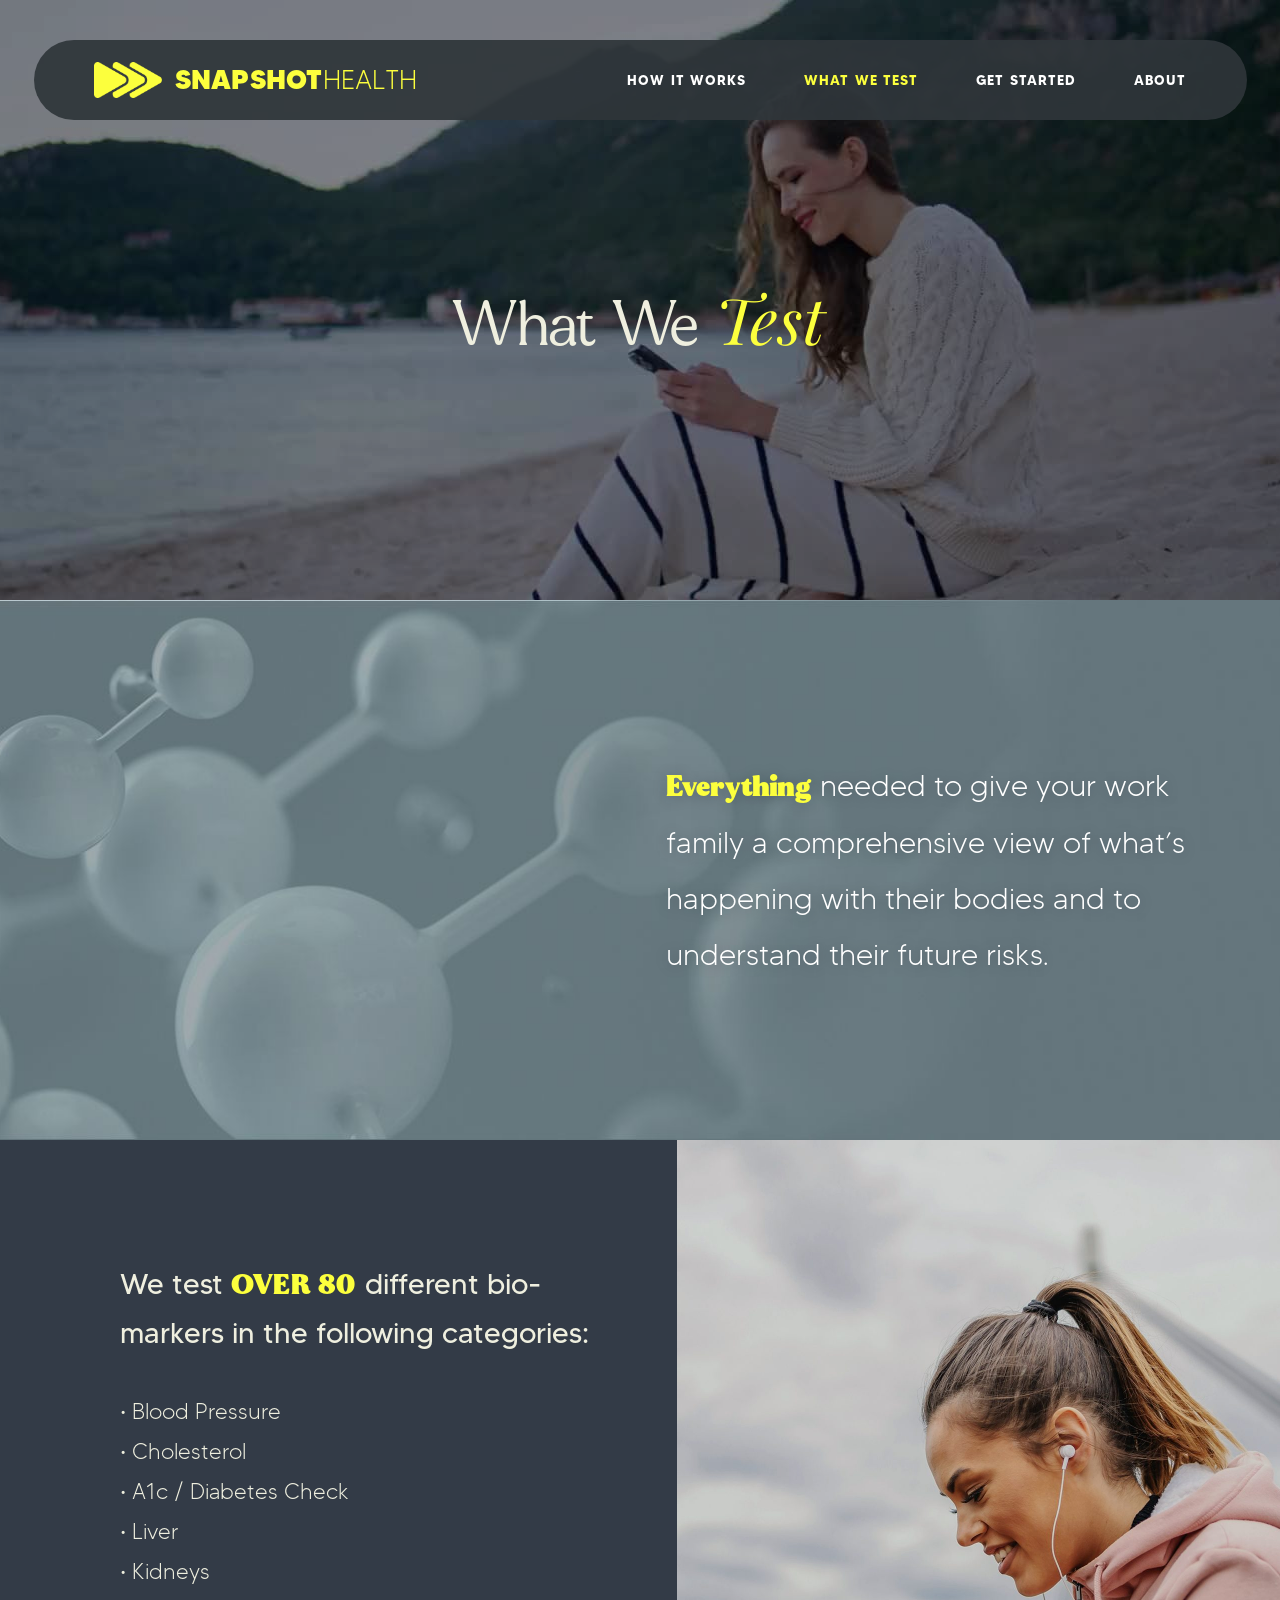
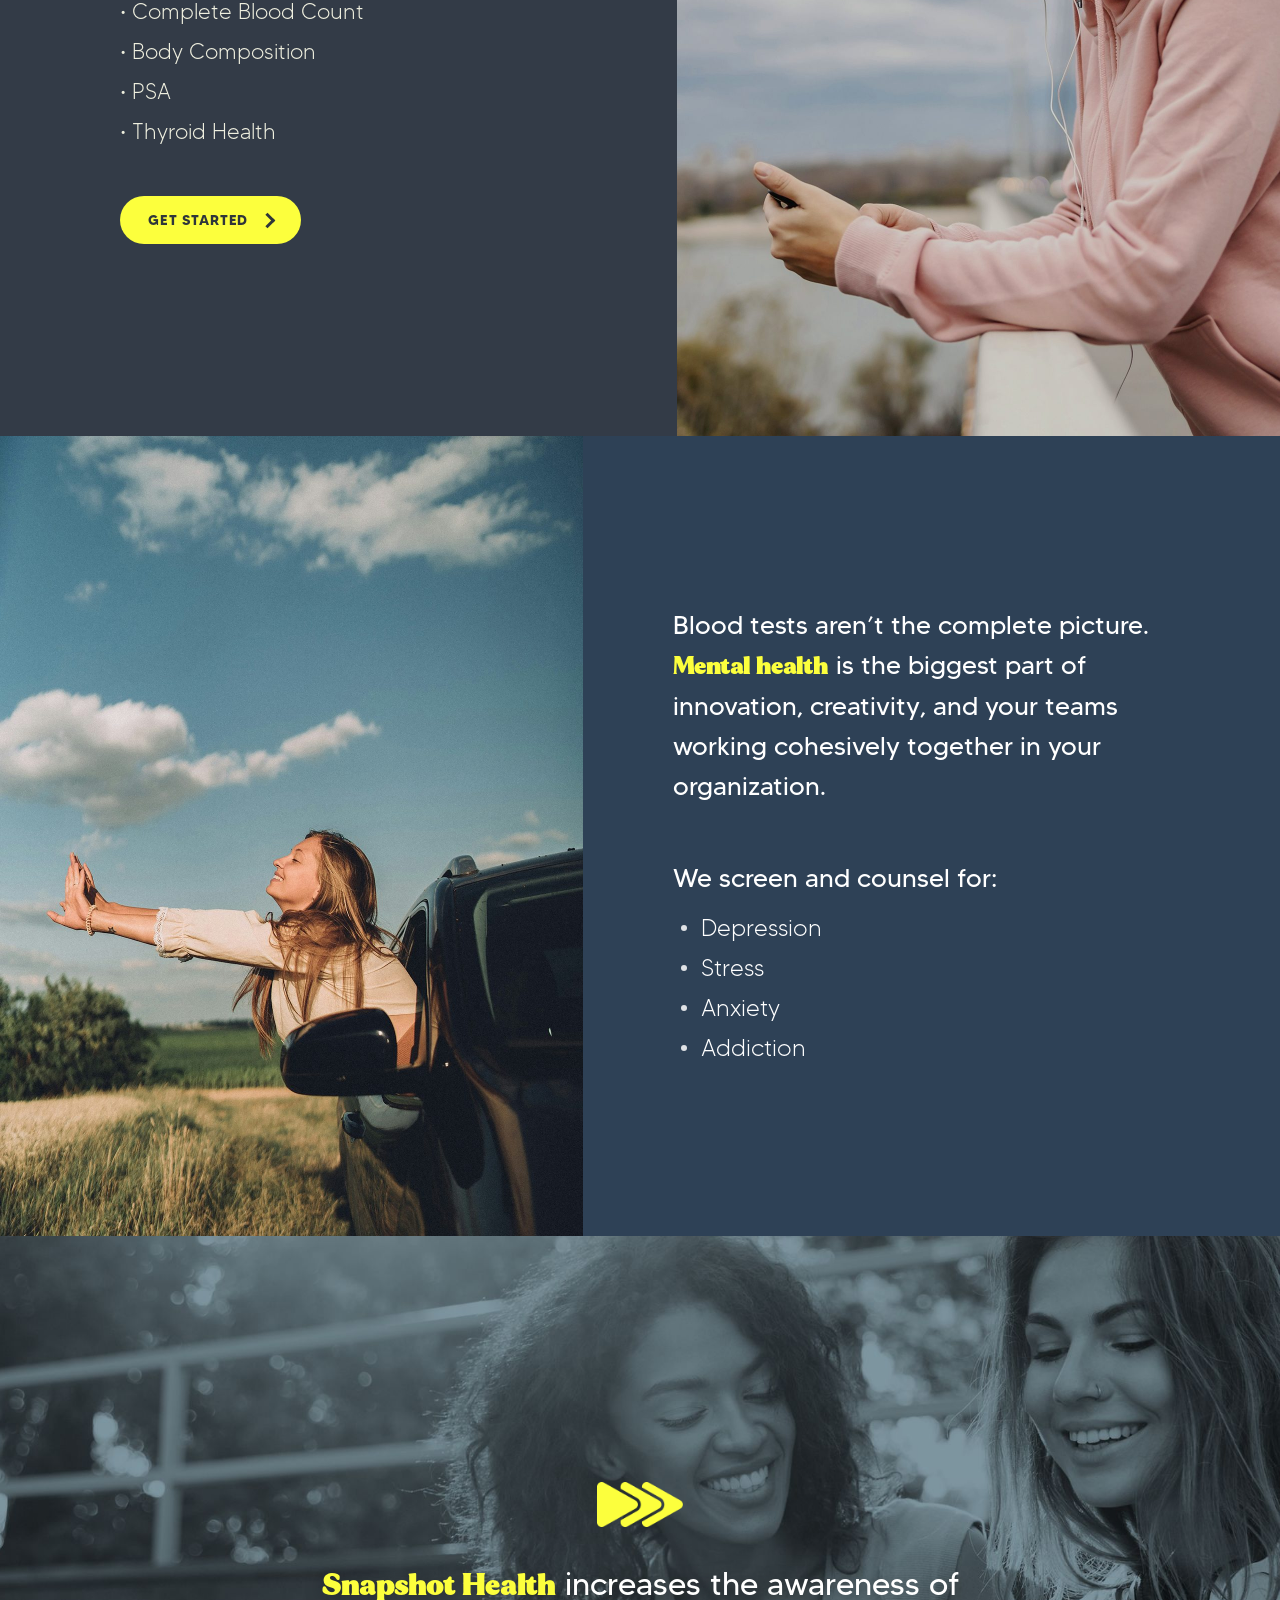
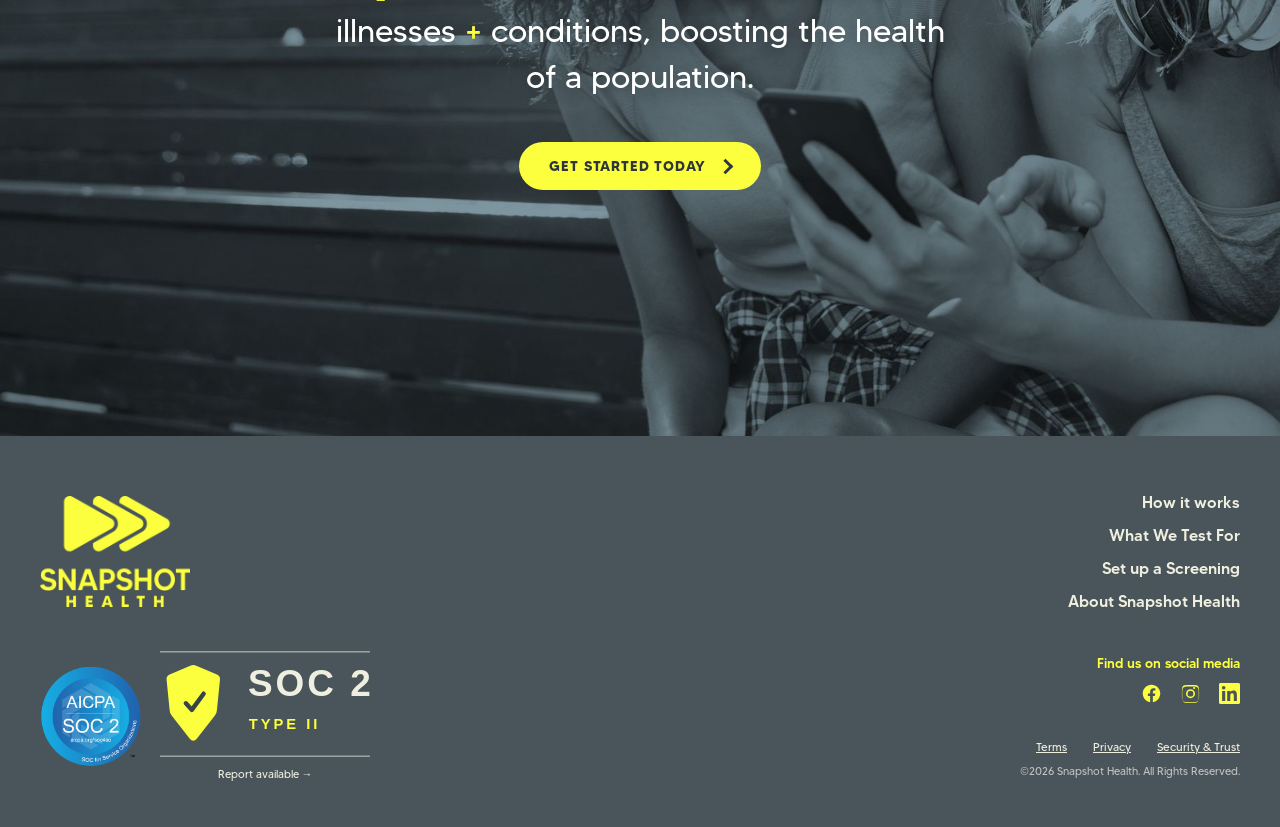
<file: what-we-test.html>
<!DOCTYPE html>
<html lang="en">
<head>
<meta charset="UTF-8">
<meta name="viewport" content="width=device-width, initial-scale=1.0">
<title>What We Test — Snapshot Health</title>
<link rel="icon" type="image/png" href="assets/img/favicon.png">
<link rel="icon" type="image/svg+xml" href="assets/img/favicon.svg">
<link rel="stylesheet" href="assets/css/style.css?v=aicpa-2">
<script type="text/javascript">
_linkedin_partner_id = "10024644";
window._linkedin_data_partner_ids = window._linkedin_data_partner_ids || [];
window._linkedin_data_partner_ids.push(_linkedin_partner_id);
</script>
<script type="text/javascript">
(function(l) {
if (!l){window.lintrk = function(a,b){window.lintrk.q.push([a,b])};
window.lintrk.q=[]}
var s = document.getElementsByTagName("script")[0];
var b = document.createElement("script");
b.type = "text/javascript";b.async = true;
b.src = "https://snap.licdn.com/li.lms-analytics/insight.min.js";
s.parentNode.insertBefore(b, s);})(window.lintrk);
</script>
<!-- Meta Pixel Code -->
<script>
!function(f,b,e,v,n,t,s)
{if(f.fbq)return;n=f.fbq=function(){n.callMethod?
n.callMethod.apply(n,arguments):n.queue.push(arguments)};
if(!f._fbq)f._fbq=n;n.push=n;n.loaded=!0;n.version='2.0';
n.queue=[];t=b.createElement(e);t.async=!0;
t.src=v;s=b.getElementsByTagName(e)[0];
s.parentNode.insertBefore(t,s)}(window, document,'script',
'https://connect.facebook.net/en_US/fbevents.js');
fbq('init', '2299081237576882');
fbq('track', 'PageView');
</script>
<noscript><img height="1" width="1" style="display:none"
src="https://www.facebook.com/tr?id=2299081237576882&ev=PageView&noscript=1"
/></noscript>
<!-- End Meta Pixel Code -->
</head>
<body>
<noscript>
<img height="1" width="1" style="display:none;" alt="" src="https://px.ads.linkedin.com/collect/?pid=10024644&fmt=gif" />
</noscript>

<!-- ===================== HERO ===================== -->
<header class="subhero wwt-hero">
  <video class="bg" muted loop playsinline preload="none" poster="assets/img/poster-wwt-hero.jpg" data-vid="wwt-hero" data-eager></video>
  <div class="shade"></div>
  <div class="nav-wrap">
    <nav class="nav">
      <a class="brand" href="index.html">
        <img src="assets/img/snap-arrows-yellow.png" alt="Snapshot Health">
        <span class="wordmark"><b>SNAPSHOT</b><span class="wm2">HEALTH</span></span>
      </a>
      <button class="nav-toggle" aria-label="Menu" aria-expanded="false"><span></span><span></span><span></span></button>
      <div class="links">
        <a href="index.html#solution">How it Works</a>
        <a href="what-we-test.html" class="active">What We Test</a>
        <a href="about.html#contact">Get Started</a>
        <a href="about.html">About</a>
      </div>
    </nav>
  </div>
  <h1>What We <em>Test</em></h1>
</header>

<!-- ===================== EVERYTHING / CELLS ===================== -->
<section class="wwt-cells">
  <img class="bg" src="assets/img/wwt-cells.jpg" alt="">
  <div class="copy">
    <p><b>Everything</b> needed to give your work family a comprehensive view of what&rsquo;s happening with their bodies and to understand their future risks.</p>
  </div>
</section>

<!-- ===================== BIO-MARKERS ===================== -->
<section class="wwt-bio">
  <div class="copy">
    <h2>We test <b>OVER 80</b> different bio-markers in the following categories:</h2>
    <ul>
      <li>&bull; Blood Pressure</li>
      <li>&bull; Cholesterol</li>
      <li>&bull; A1c / Diabetes Check</li>
      <li>&bull; Liver</li>
      <li>&bull; Kidneys</li>
      <li>&bull; Complete Blood Count</li>
      <li>&bull; Body Composition</li>
      <li>&bull; PSA</li>
      <li>&bull; Thyroid Health</li>
    </ul>
    <a class="btn" href="about.html#contact">GET STARTED <span class="arr"></span></a>
  </div>
  <img class="photo" src="assets/img/wwt-biomarkers.jpg" alt="">
</section>

<!-- ===================== MENTAL HEALTH ===================== -->
<section class="wwt-mental">
  <img class="photo" src="assets/img/wwt-mental.jpg" alt="">
  <div class="copy">
    <p>Blood tests aren&rsquo;t the complete picture. <b>Mental health</b> is the biggest part of innovation, creativity, and your teams working cohesively together in your organization.</p>
    <p class="screen-for">We screen and counsel for:</p>
    <ul>
      <li>Depression</li>
      <li>Stress</li>
      <li>Anxiety</li>
      <li>Addiction</li>
    </ul>
  </div>
</section>

<!-- ===================== BOOST ===================== -->
<section class="wwt-boost">
  <img class="bg" src="assets/img/wwt-boost.jpg" alt="">
  <div class="inner">
    <img class="arrows" src="assets/img/snap-arrows-yellow.png" alt="">
    <p><b>Snapshot Health</b> increases the awareness of illnesses <span class="plus">+</span> conditions, boosting the health of a population.</p>
    <a class="btn" href="about.html#contact">GET STARTED TODAY <span class="arr"></span></a>
  </div>
</section>

<!-- ===================== FOOTER ===================== -->
<footer class="site-footer" id="site-footer">
  <div class="grid">
    <img class="logo" src="assets/img/snap-logo-b2b-yellow.png" alt="Snapshot Health">
    <div class="fl">
      <a href="index.html#solution">How it works</a>
      <a href="what-we-test.html">What We Test For</a>
      <a href="about.html#contact">Set up a Screening</a>
      <a href="about.html">About Snapshot Health</a>
    </div>
    <div class="footer-assurance">
    <a class="aicpa-soc-badge" href="https://www.aicpa-cima.com/resources/landing/system-and-organization-controls-soc-suite-of-services" target="_blank" rel="noopener" aria-label="About AICPA SOC 2 for Service Organizations">
        <img src="assets/img/aicpa-soc2-logo.png" width="500" height="500" alt="AICPA SOC 2 for Service Organizations">
      </a>
      <a class="soc2-badge" href="security.html" aria-label="SOC 2 Type II report available">
      <img class="soc2-badge-art" src="assets/img/soc2-type-ii.svg?v=rounded-1" width="210" height="106" alt="SOC 2 Type II">
      <span class="soc2-badge-note">Report available <span aria-hidden="true">→</span></span>
    </a>
    </div>
    <div class="right">
      <div class="fs">Find us on social media</div>
      <div class="socials">
        <a href="https://www.facebook.com/profile.php?id=61572953575497" target="_blank" rel="noopener" aria-label="Facebook"><svg viewBox="0 0 24 24"><path d="M22 12.06C22 6.5 17.52 2 12 2S2 6.5 2 12.06c0 5.02 3.66 9.18 8.44 9.94v-7.03H7.9v-2.9h2.54V9.85c0-2.52 1.5-3.91 3.78-3.91 1.09 0 2.23.2 2.23.2v2.46h-1.26c-1.24 0-1.63.77-1.63 1.56v1.88h2.78l-.45 2.9h-2.33V22c4.78-.76 8.44-4.92 8.44-9.94Z"/></svg></a>
        <a href="https://www.instagram.com/snapshothealth/" target="_blank" rel="noopener" aria-label="Instagram"><svg viewBox="0 0 24 24"><path d="M12 2.2c3.2 0 3.58.01 4.85.07 1.17.05 1.8.25 2.23.41.56.22.96.48 1.38.9.42.42.68.82.9 1.38.16.42.36 1.06.41 2.23.06 1.27.07 1.65.07 4.85s-.01 3.58-.07 4.85c-.05 1.17-.25 1.8-.41 2.23-.22.56-.48.96-.9 1.38-.42.42-.82.68-1.38.9-.42.16-1.06.36-2.23.41-1.27.06-1.65.07-4.85.07s-3.58-.01-4.85-.07c-1.17-.05-1.8-.25-2.23-.41a3.72 3.72 0 0 1-1.38-.9 3.72 3.72 0 0 1-.9-1.38c-.16-.42-.36-1.06-.41-2.23C2.21 15.58 2.2 15.2 2.2 12s.01-3.58.07-4.85c.05-1.17.25-1.8.41-2.23.22-.56.48-.96.9-1.38.42-.42.82-.68 1.38-.9.42-.16 1.06-.36 2.23-.41C8.42 2.21 8.8 2.2 12 2.2Zm0 1.8c-3.15 0-3.52.01-4.76.07-1.08.05-1.67.23-2.06.38-.52.2-.89.44-1.28.83-.39.39-.63.76-.83 1.28-.15.39-.33.98-.38 2.06-.06 1.24-.07 1.61-.07 4.76s.01 3.52.07 4.76c.05 1.08.23 1.67.38 2.06.2.52.44.89.83 1.28.39.39.76.63 1.28.83.39.15.98.33 2.06.38 1.24.06 1.61.07 4.76.07s3.52-.01 4.76-.07c1.08-.05 1.67-.23 2.06-.38.52-.2.89-.44 1.28-.83.39-.39.63-.76.83-1.28.15-.39.33-.98.38-2.06.06-1.24.07-1.61.07-4.76s-.01-3.52-.07-4.76c-.05-1.08-.23-1.67-.38-2.06-.2-.52-.44-.89-.83-1.28a3.32 3.32 0 0 0-1.28-.83c-.39-.15-.98-.33-2.06-.38-1.24-.06-1.61-.07-4.76-.07Zm0 3.06a5.14 5.14 0 1 1 0 10.28 5.14 5.14 0 0 1 0-10.28Zm0 8.47a3.33 3.33 0 1 0 0-6.66 3.33 3.33 0 0 0 0 6.66Zm5.34-9.87a1.2 1.2 0 1 1-2.4 0 1.2 1.2 0 0 1 2.4 0Z"/></svg></a>
        <a href="https://www.linkedin.com/company/snapshot-health/" target="_blank" rel="noopener" aria-label="LinkedIn"><svg viewBox="0 0 24 24"><path d="M20.45 20.45h-3.55v-5.57c0-1.33-.03-3.04-1.85-3.04-1.86 0-2.14 1.45-2.14 2.94v5.67H9.36V9h3.41v1.56h.05c.47-.9 1.63-1.85 3.36-1.85 3.6 0 4.27 2.37 4.27 5.46v6.28ZM5.34 7.43a2.06 2.06 0 1 1 0-4.12 2.06 2.06 0 0 1 0 4.12ZM7.12 20.45H3.55V9h3.57v11.45ZM22.22 0H1.77C.79 0 0 .77 0 1.72v20.55C0 23.23.79 24 1.77 24h20.45c.98 0 1.78-.77 1.78-1.73V1.72C24 .77 23.2 0 22.22 0Z"/></svg></a>
      </div>
      <div class="legal"><a href="terms.html">Terms</a><a href="privacy.html">Privacy</a><a href="security.html">Security &amp; Trust</a></div>
      <div class="copy">&copy;2026 Snapshot Health. All Rights Reserved.</div>
    </div>
  </div>
</footer>

<script src="assets/js/main.js"></script>
</body>
</html>
</file>
<file: assets/css/style.css>
/* ============================================================
   SNAPSHOT HEALTH — B2B SITE 2026
   Faithful build of Figma: SNAPSHOT B2B SITE 2026
   Design width: 1512px
   ============================================================ */

/* ---------- Fonts ---------- */
@font-face { font-family: 'MADE Mellow'; src: url('../fonts/MADE-Mellow-Light.woff2') format('woff2'); font-weight: 300; font-style: normal; font-display: swap; }
@font-face { font-family: 'MADE Mellow'; src: url('../fonts/MADE-Mellow-Regular.woff2') format('woff2'); font-weight: 400; font-style: normal; font-display: swap; }
@font-face { font-family: 'MADE Mellow'; src: url('../fonts/MADE-Mellow-Medium.woff2') format('woff2'); font-weight: 500; font-style: normal; font-display: swap; }
@font-face { font-family: 'MADE Mellow'; src: url('../fonts/MADE-Mellow-Bold.woff2') format('woff2'); font-weight: 700; font-style: normal; font-display: swap; }
@font-face { font-family: 'MADE Tommy'; src: url('../fonts/MADE-TOMMY-Thin.woff2') format('woff2'); font-weight: 100; font-style: normal; font-display: swap; }
@font-face { font-family: 'MADE Tommy'; src: url('../fonts/MADE-TOMMY-Light.woff2') format('woff2'); font-weight: 300; font-style: normal; font-display: swap; }
@font-face { font-family: 'MADE Tommy'; src: url('../fonts/MADE-TOMMY.woff2') format('woff2'); font-weight: 400; font-style: normal; font-display: swap; }
@font-face { font-family: 'MADE Tommy'; src: url('../fonts/MADE-TOMMY-Medium.woff2') format('woff2'); font-weight: 500; font-style: normal; font-display: swap; }
@font-face { font-family: 'MADE Tommy'; src: url('../fonts/MADE-TOMMY-Bold.woff2') format('woff2'); font-weight: 700; font-style: normal; font-display: swap; }
@font-face { font-family: 'MADE Tommy'; src: url('../fonts/MADE-TOMMY-ExtraBold.woff2') format('woff2'); font-weight: 800; font-style: normal; font-display: swap; }
@font-face { font-family: 'Playfair Display'; src: url('../fonts/PlayfairDisplay-Italic-400.woff2') format('woff2'); font-weight: 400; font-style: italic; font-display: swap; }
@font-face { font-family: 'Playfair Display'; src: url('../fonts/PlayfairDisplay-Italic-600.woff2') format('woff2'); font-weight: 600; font-style: italic; font-display: swap; }

/* ---------- Tokens ---------- */
:root {
  --cream: #EFEFDF;
  --yellow: #FCFF3D;
  --pale-yellow: #F6F8B2;
  --charcoal: #2F363A;
  --slate: #4C585D;
  --navy: #263947;
  --navy-2: #2A3942;
  --ink: #030502;
  --red: #E17063;
  --bluegray: #A0BCC8;
  --gray-mid: #81949C;
  --gray-light: #C1C1C1;
  --dark-3: #34444A;
  --serif: 'MADE Mellow', Georgia, serif;
  --sans: 'MADE Tommy', 'Avenir Next', sans-serif;
  --accent-italic: 'Playfair Display', Georgia, serif;
}

* { margin: 0; padding: 0; box-sizing: border-box; }
html { scroll-behavior: smooth; }
body {
  font-family: var(--sans);
  background: var(--charcoal);
  color: var(--cream);
  -webkit-font-smoothing: antialiased;
  overflow-x: hidden;
}
img, video { display: block; max-width: 100%; }
a { color: inherit; text-decoration: none; }
ul { list-style: none; }

.container { width: 100%; max-width: 1512px; margin: 0 auto; position: relative; }

/* ---------- Buttons ---------- */
.btn {
  display: inline-flex; align-items: center; gap: 14px;
  background: var(--yellow); color: var(--charcoal);
  font-family: var(--sans); font-weight: 700;
  font-size: 16px; letter-spacing: .06em;
  padding: 19px 34px; border-radius: 40px;
  border: none; cursor: pointer;
  transition: transform .18s ease, box-shadow .18s ease;
}
.btn:hover { transform: translateY(-2px); box-shadow: 0 10px 28px rgba(0,0,0,.35); }
.btn .arr { width: 11px; height: 11px; border-top: 3px solid var(--charcoal); border-right: 3px solid var(--charcoal); transform: rotate(45deg); flex: none; }

/* ---------- Nav ---------- */
.nav-wrap { position: fixed; top: 40px; left: 0; right: 0; z-index: 90; transition: top .35s ease; }
body.scrolled .nav-wrap { top: 12px; }
.nav { transition: box-shadow .35s ease, background .35s ease; }
body.scrolled .nav { box-shadow: 0 12px 34px rgba(0,0,0,.35); background: #2F363A; }
.nav {
  width: min(1213px, calc(100% - 60px));
  margin: 0 auto; height: 80px;
  background: rgba(47, 54, 58, .92);
  border-radius: 44px;
  display: flex; align-items: center;
  padding: 0 60px 0 60px;
}
.nav .brand { display: flex; align-items: center; gap: 13px; }
.nav .brand img { width: 68px; height: auto; }
.nav .brand .wordmark { font-family: var(--sans); font-size: 27px; letter-spacing: .01em; line-height: 1; white-space: nowrap; }
.nav .brand .wordmark b { color: var(--yellow); font-weight: 800; }
.nav .brand .wordmark .wm2 { color: var(--yellow); font-weight: 300; }
.nav .links { margin-left: auto; display: flex; align-items: center; gap: 58px; }
.nav .links a {
  font-family: var(--sans); font-weight: 700; font-size: 13.5px;
  letter-spacing: .08em; color: #fff; text-transform: uppercase;
  transition: color .15s ease;
}
.nav .links a:hover, .nav .links a.active { color: var(--yellow); }

/* ---------- HERO (home) ---------- */
.hero {
  position: relative; height: 875px; overflow: hidden; background: var(--charcoal);
}
.hero video, .hero .hero-img {
  position: absolute; inset: 0; width: 100%; height: 100%; object-fit: cover;
}
.hero .shade { position: absolute; inset: 0; background: rgba(0,0,0,.24); }
.hero .hero-copy { position: absolute; left: 193px; top: 442px; max-width: 1240px; }
.hero h1 {
  font-family: var(--serif); font-weight: 300;
  font-size: 112px; line-height: 100px; letter-spacing: .03em;
  color: var(--cream); white-space: nowrap;
}
.hero .sub {
  margin-top: 24px; max-width: 870px;
  font-family: var(--sans); font-weight: 400;
  font-size: 32px; line-height: 44px; color: #fff;
}
.hero .sub b { color: var(--yellow); font-weight: 700; }
.hero .btn { margin-top: 32px; }

/* ---------- Section: Why choose ---------- */
.why { background: var(--charcoal); padding: 66px 0 96px; text-align: center; }
.why h2 {
  font-family: var(--serif); font-weight: 300;
  font-size: 72px; line-height: 68px; letter-spacing: .04em; color: var(--cream);
}
.why h2 .y { color: var(--yellow); }
.why .lede {
  margin: 26px auto 0; max-width: 660px;
  font-family: var(--sans); font-weight: 300;
  font-size: 26px; line-height: 37px; color: var(--cream);
}
.why .cols {
  margin: 84px auto 0; max-width: 1210px;
  display: grid; grid-template-columns: 1fr 1px 1fr 1px 1fr; align-items: start;
}
.why .cols .sep { width: 1px; height: 220px; background: rgba(239,239,223,.85); justify-self: center; align-self: center; }
.why .col { padding: 0 46px; }
.why .col h3 { font-family: var(--serif); font-weight: 300; font-size: 44px; color: var(--cream); }
.why .col h3 .y { color: var(--yellow); }
.why .col p { margin: 26px auto 0; max-width: 270px; font-size: 20px; line-height: 27px; font-weight: 300; color: var(--cream); }
.why .col p b { font-weight: 700; }
.why .watch { margin-top: 96px; font-family: var(--serif); font-weight: 300; font-size: 40px; color: var(--cream); }

/* Claire video card */
.claire-card {
  position: relative; margin: 34px auto 0;
  width: min(1241px, calc(100% - 40px)); height: 517px;
  border-radius: 24px; overflow: hidden; text-align: left;
  cursor: pointer; background: #b9bdba;
}
.claire-card video.bg { position: absolute; inset: 0; width: 100%; height: 100%; object-fit: cover; }
.claire-card .thumb { position: absolute; left: 25px; top: 25px; width: 138px; }
.claire-card .inner {
  position: absolute; inset: 0;
  display: flex; align-items: center; justify-content: center; gap: 56px;
}
.play-ring {
  flex: none; width: 90px; height: 90px; border-radius: 50%;
  border: 4px solid var(--yellow);
  display: flex; align-items: center; justify-content: center;
  transition: transform .18s ease;
}
.claire-card:hover .play-ring { transform: scale(1.06); }
.play-ring .tri {
  width: 0; height: 0; margin-left: 8px;
  border-top: 16px solid transparent; border-bottom: 16px solid transparent;
  border-left: 26px solid var(--yellow);
}
.claire-card .cap {
  font-family: var(--serif); font-weight: 300;
  font-size: 40px; line-height: 50px; color: #fff;
  text-shadow: 0 2px 18px rgba(0,0,0,.35);
}

/* ---------- Section: ROI ---------- */
.roi { background: var(--slate); padding: 84px 0 110px; text-align: center; }
.roi h2 { font-family: var(--serif); font-weight: 300; font-size: 72px; line-height: 68px; letter-spacing: .04em; color: var(--cream); }
.roi h2 .y { color: var(--yellow); }
.roi .tag { margin-top: 22px; font-size: 24px; font-weight: 300; letter-spacing: .02em; color: var(--cream); }
.rio-card {
  margin: 56px auto 0; width: min(1243px, calc(100% - 40px)); min-height: 497px;
  background: var(--charcoal); border-radius: 24px; overflow: hidden;
  display: grid; grid-template-columns: 501px 1fr; text-align: left;
}
.rio-card .photo { position: relative; }
.rio-card .photo img { width: 100%; height: 100%; object-fit: cover; filter: grayscale(1) brightness(1.02); }
.rio-card .photo::after { content: ""; position: absolute; inset: 0; background: #7fd0d8; mix-blend-mode: multiply; opacity: .55; }
.rio-card .body { padding: 64px 70px 56px 56px; }
.rio-card h3 { text-align: center; font-family: var(--serif); font-weight: 300; font-size: 42px; color: var(--cream); }
.rio-card h3 b { font-family: var(--serif); font-style: normal; font-weight: 700; color: var(--yellow); letter-spacing: .01em; }
.rio-card ul { margin-top: 40px; }
.rio-card li { position: relative; padding-left: 30px; font-size: 24px; line-height: 30px; font-weight: 400; color: var(--cream); }
.rio-card li + li { margin-top: 33px; }
.rio-card li::before { content: ''; position: absolute; left: 4px; top: 11px; width: 8px; height: 8px; border-radius: 50%; background: var(--yellow); }
.rio-card li b { color: var(--yellow); font-weight: 700; }
.roi .cdc {
  margin: 72px auto 0; max-width: 920px;
  font-family: var(--serif); font-weight: 300;
  font-size: 40px; line-height: 56px; color: var(--cream);
}
.roi .cdc b { font-family: var(--serif); font-style: normal; font-weight: 700; color: var(--yellow); }
.roi .cdc small { font-size: 26px; font-weight: 500; }

/* ---------- Section: Current Awareness Problem (carousel) ---------- */
.awareness-problem { background: var(--navy-2); position: relative; }
.ap-sticky {
  position: sticky; top: 0; min-height: 100vh; overflow: hidden;
  display: flex; flex-direction: column; justify-content: center;
  padding: 48px 0;
}
.awareness-problem h2 {
  text-align: center; font-family: var(--serif); font-weight: 300;
  font-size: 72px; letter-spacing: .04em; color: var(--cream);
}
.carousel {
  margin-top: 64px; display: flex; gap: 40px;
  padding: 0 calc((100vw - 875px) / 2) 10px;
  will-change: transform;
}
/* fallback: touch/small screens scroll natively */
.no-scrolljack .awareness-problem { padding: 88px 0 96px; }
.no-scrolljack .ap-sticky { position: static; min-height: 0; display: block; padding: 0; }
.no-scrolljack .carousel {
  overflow-x: auto; scroll-snap-type: x mandatory;
  -ms-overflow-style: none; scrollbar-width: none;
}
.no-scrolljack .carousel::-webkit-scrollbar { display: none; }
.no-scrolljack .stat-card { scroll-snap-align: center; }
.stat-card {
  flex: none; scroll-snap-align: center;
  width: 875px; min-height: 540px;
  background: var(--slate); border-radius: 24px;
  padding: 56px 64px;
}
.stat-card h3 {
  text-align: center; font-family: var(--sans); font-weight: 500;
  font-size: 26px; letter-spacing: .42em; text-indent: .42em; color: var(--cream);
  text-transform: uppercase;
}
.stat-card .row { margin-top: 48px; display: flex; align-items: center; gap: 60px; }
.donut-wrap { position: relative; flex: none; width: 300px; }
.donut-wrap svg { width: 300px; height: 300px; }
.donut-wrap .label {
  position: absolute; top: 50%; left: 58%; transform: translateY(-54%);
  font-family: var(--sans); font-weight: 800; color: var(--cream);
  text-shadow: 0 0 14px rgba(0,0,0,.25);
  line-height: .9; text-align: left;
}
.donut-wrap .label .pct { font-size: 58px; }
.donut-wrap .label .un { font-size: 30px; letter-spacing: .01em; }
.stat-card .pts li { position: relative; padding-left: 22px; font-size: 17px; line-height: 27px; font-weight: 400; color: var(--cream); }
.stat-card .pts li + li { margin-top: 14px; }
.stat-card .pts li::before { content: ''; position: absolute; left: 2px; top: 11px; width: 5px; height: 5px; border-radius: 50%; background: var(--cream); opacity: .8; }
.stat-card .pts b { color: var(--red); font-weight: 700; }
.awareness-problem .cta-row { margin-top: 56px; text-align: center; }

/* ---------- Section: Awareness Solution ---------- */
.solution {
  background: linear-gradient(180deg, #182731 0%, #1e3644 55%, #2c4b60 100%);
  padding: 110px 0 96px; text-align: center;
}
.solution h2 { font-family: var(--sans); font-weight: 100; font-size: 72px; line-height: 72px; color: var(--cream); letter-spacing: .01em; }
.solution h2 em { font-family: var(--accent-italic); font-style: italic; font-weight: 400; color: var(--pale-yellow); }
.solution .lede { margin-top: 24px; font-size: 26px; font-weight: 300; color: #fff; letter-spacing: .01em; }
.solution .cards {
  margin: 76px auto 0; width: 1032px; max-width: calc(100% - 40px);
  display: grid; grid-template-columns: repeat(3, 1fr); gap: 72px; text-align: left;
}
.sol-card { }
.sol-card .imgbox {
  position: relative; height: 388px; border-radius: 22px; overflow: hidden;
  border: 3px solid var(--cream);
}
.sol-card .imgbox img { width: 100%; height: 100%; object-fit: cover; }
.sol-card .chip {
  position: absolute; left: 0; bottom: 24px;
  background: var(--cream); color: var(--charcoal);
  font-family: var(--sans); font-weight: 400; font-size: 22px;
  padding: 10px 26px 10px 24px; border-radius: 0 26px 26px 0;
}
.sol-card .cap { margin: 46px 8px 0; font-size: 19px; line-height: 26px; font-weight: 400; color: var(--bluegray); max-width: 280px; }

/* ---------- Section: Tracking Success ---------- */
.tracking {
  position: relative; height: 748px; overflow: hidden; background: #2c4b60;
}
.tracking::before {
  content: ''; position: absolute; left: 0; right: 0; top: 0; height: 300px;
  background: linear-gradient(180deg, #2c4b60 0%, rgba(44,75,96,.55) 40%, rgba(44,75,96,0) 100%);
  z-index: 1; pointer-events: none;
}
.tracking::after {
  content: ''; position: absolute; left: 0; right: 0; bottom: 0; height: 100px;
  background: linear-gradient(0deg, rgba(3,5,2,.85) 0%, rgba(3,5,2,0) 100%);
  z-index: 1; pointer-events: none;
}
.tracking .bg { position: absolute; inset: 0; width: 100%; height: 100%; object-fit: cover; object-position: 50% 84%; }
.tracking .inner { position: absolute; inset: 0; z-index: 2; }
.tracking h2 { position: absolute; left: 96px; top: 118px; font-family: var(--sans); font-weight: 100; font-size: 72px; color: var(--cream); }
.tracking h2 em { font-family: var(--accent-italic); font-style: italic; font-weight: 400; color: var(--yellow); }
.tracking p { position: absolute; left: 98px; top: 218px; width: 566px; font-size: 32px; line-height: 41px; font-weight: 400; color: var(--cream); }
.tracking .chart { position: absolute; right: 130px; top: 150px; width: 560px; overflow: visible; }
.tracking .chart text { font-family: var(--sans); font-size: 26px; fill: var(--yellow); font-weight: 400; }

/* ---------- Section: Screening + Awareness ---------- */
.screening { background: var(--ink); padding: 6px 0 120px; }
.screening h2 {
  text-align: center; margin-top: 72px;
  font-family: var(--serif); font-weight: 300; font-size: 64px; color: var(--cream); letter-spacing: .02em;
}
.screening h2 .y { color: var(--yellow); font-family: var(--sans); font-weight: 400; }
.screening .grid {
  margin: 82px auto 0; width: min(1290px, calc(100% - 60px));
  display: grid; grid-template-columns: 608px 1fr; gap: 128px; align-items: start;
}
.screening .vid { border-radius: 6px; overflow: hidden; }
.screening .vid video { width: 100%; height: auto; }
.screening .copy { font-size: 24px; line-height: 30px; font-weight: 400; color: #fff; max-width: 545px; }
.screening .copy ul { margin: 30px 0 0 8px; }
.screening .copy li { position: relative; padding-left: 26px; font-weight: 700; }
.screening .copy li + li { margin-top: 2px; }
.screening .copy li::before { content: ''; position: absolute; left: 6px; top: 12px; width: 5px; height: 5px; border-radius: 50%; background: #fff; }
.screening .copy .after { margin-top: 30px; }
.screening .copy .btn { margin-top: 50px; }

/* ---------- Section: No apps ---------- */
.noapps { position: relative; height: calc(100vw * 953 / 2200); max-height: 760px; overflow: hidden; }
.noapps img.bg { position: absolute; inset: 0; width: 100%; height: 100%; object-fit: cover; object-position: 50% 50%; }
.noapps .tint { position: absolute; inset: 0; background: rgba(23, 48, 75, .55); }
.noapps p {
  position: relative; height: 100%; display: flex; align-items: center; justify-content: center;
  font-family: var(--sans); font-weight: 400; font-size: 48px; color: var(--yellow);
  text-shadow: 0 2px 20px rgba(0,10,30,.4);
}

/* ---------- Section: Testimonials ---------- */
.testimonials { background: var(--navy); padding: 96px 0 130px; }
.testimonials h2 { text-align: center; font-family: var(--sans); font-weight: 100; font-size: 64px; color: var(--cream); letter-spacing: .02em; }
.testimonials .cards {
  margin: 74px auto 0; width: min(1280px, calc(100% - 60px));
  display: grid; grid-template-columns: repeat(3, 302px); justify-content: space-between;
}
.t-card { width: 302px; }
.t-card .frame {
  position: relative; border-radius: 10px; overflow: hidden; background: #000;
  cursor: pointer;
}
.t-card video { width: 100%; height: 537px; object-fit: cover; }
.t-card .shade {
  position: absolute; inset: 0;
  background: linear-gradient(180deg, rgba(0,0,0,0) 45%, rgba(0,0,0,.62) 100%);
  transition: opacity .25s ease; pointer-events: none;
}
.t-card .who {
  position: absolute; left: 0; right: 0; bottom: 0;
  padding: 14px 16px 16px;
  transition: opacity .25s ease;
}
.t-card .who .nm { font-weight: 400; font-size: 15px; color: #fff; }
.t-card .who .nm em { font-style: normal; font-weight: 700; color: var(--yellow); }
.t-card .who .org { font-weight: 400; font-size: 15px; color: #fff; margin-top: 4px; }
.t-card .playhint {
  position: absolute; top: 50%; left: 50%; transform: translate(-50%,-50%);
  width: 58px; height: 58px; border-radius: 50%;
  background: rgba(0,0,0,.38); border: 2px solid rgba(255,255,255,.85);
  display: flex; align-items: center; justify-content: center;
  transition: opacity .25s ease; pointer-events: none;
}
.t-card .playhint .tri { width: 0; height: 0; margin-left: 5px; border-top: 11px solid transparent; border-bottom: 11px solid transparent; border-left: 18px solid #fff; }
.t-card.playing .playhint { opacity: 0; }
.t-card.playing .shade, .t-card.playing .who { opacity: 0; }
.t-card .quote { margin-top: 34px; font-size: 24px; line-height: 30px; font-weight: 400; color: var(--yellow); }

/* ---------- Section: Low cost (video banner) ---------- */
.lowcost { position: relative; height: 875px; overflow: hidden; background: #111; }
.lowcost video.bg, .lowcost img.bg { position: absolute; inset: 0; width: 100%; height: 100%; object-fit: cover; filter: grayscale(1) contrast(1.02); }
.lowcost .tint { position: absolute; inset: 0; background: rgba(0,0,0,.33); }
.lowcost .inner { position: relative; height: 100%; display: flex; flex-direction: column; align-items: center; justify-content: center; gap: 44px; }
.lowcost h2 {
  text-align: center; font-family: var(--serif); font-weight: 300;
  font-size: 70px; line-height: 79px; letter-spacing: .01em; color: var(--yellow);
}
.lowcost .arrows { width: 92px; }

/* ---------- Footer ---------- */
.site-footer { background: #4A555B; padding: 58px 0 46px; }
.site-footer .grid {
  width: min(1280px, calc(100% - 80px)); margin: 0 auto;
  display: grid; grid-template-columns: 1fr auto auto auto; gap: 54px; align-items: center;
}
.site-footer .logo { width: 150px; }
.site-footer .fl { text-align: right; }
.site-footer .fl a { display: block; font-weight: 500; font-size: 16px; color: var(--cream); line-height: 1; }
.site-footer .fl a + a { margin-top: 17px; }
.site-footer .fl a:hover { color: var(--yellow); }
.site-footer .right { text-align: right; min-width: 210px; }
.site-footer .right .fs { font-size: 13.5px; font-weight: 500; color: var(--yellow); }
.site-footer .socials { margin-top: 12px; display: flex; gap: 18px; justify-content: flex-end; }
.site-footer .socials a svg { width: 21px; height: 21px; fill: var(--yellow); }
.site-footer .legal { margin-top: 32px; font-size: 11.5px; color: var(--cream); }
.site-footer .legal a { text-decoration: underline; margin-left: 26px; }
.site-footer .copy { margin-top: 10px; font-size: 11px; color: var(--gray-light); }

/* ---------- Security & Trust ---------- */
/* Custom Snapshot Health mark, matching the approved footer reference. */
.soc2-badge { display: block; width: 210px; max-width: 100%; color: var(--cream); }
.soc2-badge-art { display: block; width: 100%; height: auto; }
.soc2-badge-note { display: block; margin-top: 10px; font-size: 11px; text-align: center; }
.soc2-badge:hover .soc2-badge-note { color: var(--yellow); }
.soc2-badge:focus-visible { outline: 2px solid var(--yellow); outline-offset: 8px; }
.legal-page .body .notice h2 { margin: 0 0 12px; }
.security-contact-label { margin-top: 22px; }
.security-contact { width: 252px; height: auto; margin-top: 8px; }

/* ============================================================
   SUB PAGES (What we test / About)
   ============================================================ */
.subhero { position: relative; height: 600px; overflow: hidden; background: var(--navy); display: flex; align-items: center; justify-content: center; }
.subhero video, .subhero img.bg { position: absolute; inset: 0; width: 100%; height: 100%; object-fit: cover; }
.subhero .shade { position: absolute; inset: 0; background: rgba(0, 10, 30, .18); }
.subhero h1 {
  position: relative; z-index: 3; width: 100%; padding: 0 24px; margin-top: 44px; text-align: center;
  font-family: var(--serif); font-weight: 300; font-size: 64px; line-height: 74px;
  letter-spacing: .02em; color: var(--cream);
}
.subhero h1 em { font-family: var(--accent-italic); font-style: italic; font-weight: 400; color: var(--yellow); }

/* About block */
.about-block { background: var(--slate); position: relative; min-height: 711px; }
.about-block .photo {
  position: absolute; left: 0; top: 0; bottom: 0; width: 623px;
  object-fit: cover; height: 100%;
}
.about-block .copy { margin-left: 761px; padding: 116px 90px 80px 0; max-width: 100%; }
.about-block h2 { font-family: var(--serif); font-weight: 300; font-size: 52px; color: var(--cream); letter-spacing: .02em; }
.about-block h2 .y { color: var(--yellow); }
.about-block p { margin-top: 56px; max-width: 560px; font-size: 24px; line-height: 38px; font-weight: 400; color: #fff; }
.about-block p b { color: var(--yellow); font-weight: 700; }
.about-block .btn { margin-top: 52px; }

/* Our goal */
.goal { background: var(--navy); position: relative; min-height: 883px; }
.goal .inner { width: min(1280px, calc(100% - 80px)); margin: 0 auto; padding: 150px 0 120px; display: grid; grid-template-columns: 1fr 521px; gap: 140px; }
.goal h2 { font-family: var(--serif); font-weight: 300; font-size: 56px; color: var(--cream); letter-spacing: .02em; }
.goal p { margin-top: 62px; max-width: 480px; font-size: 24px; line-height: 38px; font-weight: 400; color: #fff; }
.goal p b { color: var(--yellow); font-weight: 700; }
.goal img { width: 521px; height: 595px; object-fit: cover; border-radius: 24px; }

/* Contact / form */
.contact { position: relative; min-height: 883px; overflow: hidden; }
.contact img.bg { position: absolute; inset: 0; width: 100%; height: 100%; object-fit: cover; }
.contact .tint { position: absolute; inset: 0; background: rgba(0, 18, 105, .14); }
.contact .inner { position: relative; padding: 88px 0 96px; }
.contact h2 {
  text-align: center; font-family: var(--serif); font-weight: 300;
  font-size: 48px; line-height: 58px; color: var(--cream); letter-spacing: .02em;
  text-shadow: 0 2px 24px rgba(0,20,40,.35);
}
.contact h2 em { font-family: var(--accent-italic); font-style: italic; font-weight: 400; color: var(--yellow); }
.form-card {
  margin: 64px auto 0; width: min(935px, calc(100% - 40px)); min-height: 600px;
  background: rgba(16, 34, 56, .58);
  -webkit-backdrop-filter: blur(14px); backdrop-filter: blur(14px);
  border: 1px solid rgba(239,239,223,.14);
  border-radius: 6px;
  padding: 74px 0 64px 58px;
  box-shadow: 0 30px 80px rgba(0, 10, 25, .35);
}
.form-card h3 { font-family: var(--serif); font-weight: 300; font-size: 32px; color: var(--cream); letter-spacing: .02em; }
.form-card form { margin-top: 38px; max-width: 612px; }
.field { position: relative; margin-top: 30px; }
.field input {
  width: 100%; background: transparent; border: none; outline: none;
  border-bottom: 2px solid var(--cream);
  font-family: var(--sans); font-weight: 400; font-size: 18px; color: #fff;
  padding: 10px 2px 12px;
  transition: border-color .2s ease;
}
.field label {
  position: absolute; left: 2px; top: 10px;
  font-size: 18px; font-weight: 400; color: var(--bluegray);
  pointer-events: none; transition: all .18s ease;
}
.field input:focus { border-bottom-color: var(--yellow); }
.field input:focus + label, .field input:not(:placeholder-shown) + label {
  top: -14px; font-size: 12px; letter-spacing: .06em; color: var(--yellow);
}
.form-card .send-row { margin-top: 46px; display: flex; align-items: center; gap: 26px; }
.form-card .send-row .btn { font-size: 14px; padding: 13px 26px; }
.form-card .send-row .note { font-family: var(--accent-italic); font-style: italic; font-size: 17px; color: var(--cream); }

/* ============================================================
   Animations
   ============================================================ */
.rv { opacity: 0; transform: translateY(30px); transition: opacity .9s cubic-bezier(.22,.61,.36,1), transform .9s cubic-bezier(.22,.61,.36,1); transition-delay: var(--d, 0s); will-change: opacity, transform; }
.rv.in { opacity: 1; transform: none; }

/* hero entrance */
.hero h1, .hero .sub, .hero .btn { opacity: 0; transform: translateY(36px); }
.hero.loaded h1 { animation: rise .95s cubic-bezier(.22,.61,.36,1) .15s forwards; }
.hero.loaded .sub { animation: rise .95s cubic-bezier(.22,.61,.36,1) .38s forwards; }
.hero.loaded .btn { animation: rise .95s cubic-bezier(.22,.61,.36,1) .58s forwards; }
.hero .nav-wrap { opacity: 0; transform: translateY(-24px); }
.hero.loaded .nav-wrap, .subhero.loaded .nav-wrap { animation: drop .8s cubic-bezier(.22,.61,.36,1) .1s forwards; }
.subhero .nav-wrap { opacity: 0; transform: translateY(-24px); }
.subhero h1 { opacity: 0; transform: translateY(30px); }
.subhero.loaded h1 { animation: rise .95s cubic-bezier(.22,.61,.36,1) .3s forwards; }
@keyframes rise { to { opacity: 1; transform: none; } }
@keyframes drop { to { opacity: 1; transform: none; } }

/* buttons: arrow nudge */
.btn .arr { transition: transform .2s ease; }
.btn:hover .arr { transform: rotate(45deg) translate(3px, -3px); }

/* solution cards: lift + photo zoom */
.sol-card .imgbox { transition: transform .35s ease, box-shadow .35s ease; }
.sol-card .imgbox img { transition: transform .6s cubic-bezier(.22,.61,.36,1); }
.sol-card:hover .imgbox { transform: translateY(-8px); box-shadow: 0 24px 50px rgba(0,0,0,.35); }
.sol-card:hover .imgbox img { transform: scale(1.05); }

/* claire play ring pulse */
.play-ring { position: relative; }
.play-ring::after { content: ''; position: absolute; inset: -4px; border-radius: 50%; border: 4px solid rgba(252,255,61,.65); animation: pulse 2.4s ease-out infinite; }
@keyframes pulse { 0% { transform: scale(1); opacity: .8; } 70% { transform: scale(1.55); opacity: 0; } 100% { opacity: 0; } }

/* low cost arrows bob */
.lowcost .arrows { animation: bob 2.6s ease-in-out infinite; }
@keyframes bob { 0%,100% { transform: translateX(0); } 50% { transform: translateX(14px); } }

/* donut draw */
.donut-arc { transition: stroke-dasharray 1.3s cubic-bezier(.22,.61,.36,1) .15s; }

/* tracking chart draw */
.tracking .chart polyline { stroke-dasharray: 700; stroke-dashoffset: 700; transition: stroke-dashoffset 1.6s ease .2s; }
.tracking .chart circle { transform-box: fill-box; transform-origin: center; transform: scale(0); transition: transform .45s cubic-bezier(.34,1.56,.64,1); }
.tracking .chart text { opacity: 0; transition: opacity .5s ease; }
.tracking.drawn .chart polyline { stroke-dashoffset: 0; }
.tracking.drawn .chart circle { transform: scale(1); }
.tracking.drawn .chart text { opacity: 1; }
.tracking.drawn .chart circle:nth-of-type(1) { transition-delay: .35s; }
.tracking.drawn .chart circle:nth-of-type(2) { transition-delay: .75s; }
.tracking.drawn .chart circle:nth-of-type(3) { transition-delay: 1.1s; }
.tracking.drawn .chart circle:nth-of-type(4) { transition-delay: 1.5s; }
.tracking.drawn .chart text:nth-of-type(1) { transition-delay: .45s; }
.tracking.drawn .chart text:nth-of-type(2) { transition-delay: .85s; }
.tracking.drawn .chart text:nth-of-type(3) { transition-delay: 1.2s; }
.tracking.drawn .chart text:nth-of-type(4) { transition-delay: 1.6s; }

/* stat cards drift in slightly as they enter */
.stat-card { transition: transform .5s ease, box-shadow .5s ease; }
.stat-card:hover { transform: translateY(-6px); box-shadow: 0 26px 60px rgba(0,0,0,.3); }

@media (prefers-reduced-motion: reduce) {
  .rv, .hero h1, .hero .sub, .hero .btn, .hero .nav-wrap, .subhero .nav-wrap, .subhero h1 { opacity: 1 !important; transform: none !important; animation: none !important; transition: none !important; }
  .play-ring::after, .lowcost .arrows { animation: none !important; }
}


/* ============================================================
   Responsive
   ============================================================ */
.nav-toggle { display: none; }

@media (max-width: 1280px) {
  .hero h1 { font-size: 84px; line-height: 80px; }
  .hero .hero-copy { left: 6vw; right: 6vw; }
  .why .cols, .solution .cards { max-width: calc(100% - 48px); }
  .solution .cards { width: auto; gap: 40px; }
  .rio-card { width: calc(100% - 40px); }
  .screening .grid { grid-template-columns: 1fr; gap: 60px; }
  .screening .vid { max-width: 608px; }
  .goal .inner { gap: 60px; }
  .about-block .copy { margin-left: 660px; padding-right: 40px; }
  .site-footer .grid { gap: 60px; }
}

/* ---------- Nav collapses to hamburger ---------- */
@media (max-width: 1020px) {
  .nav-wrap { top: 14px; }
  body.scrolled .nav-wrap { top: 8px; }
  .nav { position: relative; height: 64px; padding: 0 10px 0 22px; border-radius: 36px; }
  .nav .brand img { width: 46px; }
  .nav .brand .wordmark { font-size: 19px; }
  .nav-toggle {
    display: flex; flex-direction: column; justify-content: center; gap: 5px;
    margin-left: auto; width: 48px; height: 48px; padding: 12px;
    background: none; border: none; cursor: pointer;
  }
  .nav-toggle span { display: block; height: 2.5px; width: 24px; background: var(--yellow); border-radius: 2px; transition: transform .25s ease, opacity .25s ease; }
  .nav.open .nav-toggle span:nth-child(1) { transform: translateY(7.5px) rotate(45deg); }
  .nav.open .nav-toggle span:nth-child(2) { opacity: 0; }
  .nav.open .nav-toggle span:nth-child(3) { transform: translateY(-7.5px) rotate(-45deg); }
  .nav .links {
    position: absolute; top: calc(100% + 10px); left: 0; right: 0;
    margin: 0; flex-direction: column; align-items: stretch; gap: 0;
    background: rgba(47, 54, 58, .97); border-radius: 22px;
    padding: 10px 0; overflow: hidden;
    opacity: 0; transform: translateY(-12px); pointer-events: none;
    transition: opacity .25s ease, transform .25s ease;
    box-shadow: 0 18px 44px rgba(0,0,0,.4);
  }
  .nav.open .links { opacity: 1; transform: none; pointer-events: auto; }
  .nav .links a { padding: 15px 28px; font-size: 13px; }
}

/* ---------- Phones ---------- */
@media (max-width: 760px) {
  /* hero */
  .hero { height: auto; min-height: 92svh; }
  .hero .hero-copy { position: relative; inset: auto; left: auto; top: auto; padding: 190px 6vw 76px; max-width: none; }
  .hero h1 { font-size: 49px; line-height: 52px; white-space: normal; }
  .hero .sub { font-size: 21px; line-height: 31px; margin-top: 18px; max-width: 480px; }
  .hero .btn { margin-top: 28px; }
  .btn { font-size: 14px; padding: 16px 26px; }

  /* why choose */
  .why { padding: 56px 0 72px; }
  .why h2 { font-size: 42px; line-height: 46px; padding: 0 20px; }
  .why .lede { font-size: 20px; line-height: 29px; margin-top: 18px; padding: 0 28px; }
  .why .cols { grid-template-columns: 1fr; margin-top: 48px; }
  .why .cols .sep { width: 120px; height: 1px; margin: 36px auto; }
  .why .col h3 { font-size: 34px; }
  .why .col p { font-size: 18px; line-height: 25px; }
  .why .watch { margin-top: 64px; font-size: 30px; }

  /* claire card: hug content, no dead space */
  .claire-card { height: auto; border-radius: 18px; padding: 18px 24px 34px; }
  .claire-card .thumb { position: relative; left: auto; top: auto; z-index: 2; width: 96px; margin-bottom: 24px; }
  .claire-card .inner { position: relative; inset: auto; z-index: 2; flex-direction: column; align-items: flex-start; justify-content: flex-start; gap: 24px; }
  .claire-card .cap { font-size: 27px; line-height: 35px; }
  .play-ring { width: 72px; height: 72px; border-width: 3px; }
  .play-ring .tri { border-top-width: 12px; border-bottom-width: 12px; border-left-width: 20px; margin-left: 6px; }

  /* roi */
  .roi { padding: 64px 0 80px; }
  .roi h2 { font-size: 40px; line-height: 44px; padding: 0 20px; }
  .roi .tag { font-size: 18px; padding: 0 24px; }
  .rio-card { grid-template-columns: 1fr; min-height: 0; margin-top: 40px; }
  .rio-card .photo { height: 240px; }
  .rio-card .body { padding: 40px 30px 44px; }
  .rio-card h3 { font-size: 34px; }
  .rio-card ul { margin-top: 28px; }
  .rio-card li { font-size: 19px; line-height: 26px; }
  .rio-card li + li { margin-top: 22px; }
  .roi .cdc { font-size: 27px; line-height: 40px; margin-top: 52px; padding: 0 26px; }
  .roi .cdc br { display: none; }
  .roi .cdc small { font-size: 19px; }

  /* donut carousel */
  .awareness-problem h2 { font-size: 40px; line-height: 44px; padding: 0 24px; }
  .ap-sticky { min-height: 100svh; padding: 28px 0; }
  .carousel { margin-top: 36px; gap: 18px; padding: 0 7vw 10px; }
  .stat-card { width: 86vw; min-height: 0; padding: 30px 24px 36px; border-radius: 18px; }
  .stat-card h3 { font-size: 17px; letter-spacing: .28em; text-indent: .28em; }
  .stat-card .row { margin-top: 28px; flex-direction: column; gap: 22px; }
  .donut-wrap { width: 210px; }
  .donut-wrap svg { width: 210px; height: 210px; }
  .donut-wrap .label { top: 50%; left: 50%; transform: translate(-50%, -50%); text-align: center; }
  .donut-wrap .label .pct { font-size: 40px; }
  .donut-wrap .label .un { font-size: 20px; }
  .stat-card .pts li { font-size: 15.5px; line-height: 23px; }
  .awareness-problem .cta-row { margin-top: 40px; }

  /* solution */
  .solution { padding: 72px 0 64px; }
  .solution h2 { font-size: 42px; line-height: 46px; }
  .solution .lede { font-size: 19px; padding: 0 26px; }
  .solution .cards { grid-template-columns: 1fr; gap: 52px; margin-top: 52px; }
  .sol-card { max-width: 340px; margin: 0 auto; }
  .sol-card .imgbox { height: 356px; }
  .sol-card .cap { margin-top: 22px; max-width: none; }

  /* tracking — flow layout on mobile */
  .tracking { height: auto; }
  .tracking .inner { position: relative; inset: auto; padding: 64px 7vw 300px; }
  .tracking h2 { position: static; font-size: 46px; }
  .tracking p { position: static; width: auto; max-width: 430px; margin-top: 18px; font-size: 22px; line-height: 31px; }
  .tracking .chart { position: absolute; left: auto; right: 4vw; top: auto; bottom: 190px; width: 62vw; }
  .tracking .chart text { font-size: 20px; }

  /* screening */
  .screening h2 { margin-top: 56px; font-size: 34px; line-height: 42px; padding: 0 20px; }
  .screening .grid { margin-top: 48px; width: calc(100% - 48px); gap: 44px; }
  .screening .copy { font-size: 20px; line-height: 27px; }
  .screening .copy .btn { margin-top: 36px; }

  /* no apps: stacked — text on navy, image below (keeps words off her face) */
  .noapps { height: auto; max-height: none; background: var(--navy); display: flex; flex-direction: column; }
  .noapps .tint { display: none; }
  .noapps img.bg { position: static; order: 2; width: 100%; height: 340px; object-fit: cover; object-position: 58% 40%; }
  .noapps p { position: static; order: 1; height: auto; display: block; text-align: center; padding: 58px 8vw 46px; font-size: 27px; line-height: 38px; text-shadow: none; }

  /* testimonials */
  .testimonials { padding: 68px 0 84px; }
  .testimonials h2 { font-size: 40px; }
  .testimonials .cards { grid-template-columns: 302px; justify-content: center; gap: 56px; margin-top: 48px; }
  .t-card .quote { font-size: 21px; line-height: 27px; margin-top: 22px; }

  /* low cost */
  .lowcost { height: 560px !important; }
  .lowcost h2 { font-size: 38px; line-height: 46px; padding: 0 18px; }
  .lowcost .arrows { width: 64px; }

  /* footer */
  .site-footer { padding: 46px 0 40px; }
  .site-footer .grid { grid-template-columns: 1fr; gap: 38px; width: calc(100% - 60px); }
  .site-footer .logo { width: 120px; }
  .site-footer .fl { text-align: left; }
  .site-footer .fl a + a { margin-top: 15px; }
  .site-footer .soc2-badge { width: 210px; }
  .site-footer .right { text-align: left; }
  .site-footer .socials { justify-content: flex-start; }
  .site-footer .legal { margin-top: 24px; }
  .site-footer .legal a { margin-left: 0; margin-right: 26px; }
  /* subpages */
  .subhero h1 { padding: 0 18px; }
  .about-block { min-height: 0; }
  .about-block .photo { position: relative; width: 100%; height: 380px; }
  .about-block .copy { margin-left: 0; padding: 52px 7vw 64px; }
  .about-block h2 { font-size: 36px; }
  .about-block p { margin-top: 28px; font-size: 20px; line-height: 31px; }
  .about-block .btn { margin-top: 34px; }
  .goal { min-height: 0; }
  .goal .inner { grid-template-columns: 1fr; padding: 72px 0 72px; width: calc(100% - 14vw); gap: 44px; }
  .goal h2 { font-size: 38px; }
  .goal p { margin-top: 24px; font-size: 20px; line-height: 31px; }
  .goal img { width: 100%; height: auto; aspect-ratio: 521/595; }
  .contact { min-height: 0; }
  .contact .inner { padding: 64px 0 72px; }
  .contact h2 { font-size: 32px; line-height: 42px; padding: 0 16px; }
  .form-card { margin-top: 40px; width: calc(100% - 40px); min-height: 0; padding: 44px 26px 44px; }
  .form-card h3 { font-size: 26px; }
  .form-card .send-row { flex-direction: column; align-items: flex-start; gap: 18px; margin-top: 38px; }
}


@media (max-width: 760px) and (max-height: 720px) {
  .awareness-problem h2 { font-size: 32px; line-height: 36px; }
  .carousel { margin-top: 22px; }
  .stat-card { padding: 22px 20px 26px; }
  .donut-wrap { width: 160px; }
  .donut-wrap svg { width: 160px; height: 160px; }
  .donut-wrap .label .pct { font-size: 30px; }
  .donut-wrap .label .un { font-size: 16px; }
  .stat-card .pts li { font-size: 14px; line-height: 20px; }
  .awareness-problem .cta-row { margin-top: 24px; }
}


/* ---------- Video modal ---------- */
.video-modal { position: fixed; inset: 0; z-index: 200; display: none; }
.video-modal.open { display: block; }
.video-modal .vm-back { position: absolute; inset: 0; background: rgba(3,5,2,.82); }
.video-modal .vm-box {
  position: absolute; top: 50%; left: 50%; transform: translate(-50%,-50%);
  width: min(1100px, 92vw);
  background: #000; border-radius: 12px; overflow: hidden;
  box-shadow: 0 40px 120px rgba(0,0,0,.6);
}
.video-modal video { width: 100%; height: auto; display: block; }
.video-modal .vm-close {
  position: absolute; top: 6px; right: 10px; z-index: 2;
  background: none; border: none; color: #fff; font-size: 34px; line-height: 1;
  cursor: pointer; opacity: .8;
}
.video-modal .vm-close:hover { opacity: 1; }

/* ---------- Form thank-you ---------- */
.form-card .thanks {
  display: none; margin-top: 48px;
  font-family: var(--serif); font-weight: 300; font-size: 30px; line-height: 42px;
  color: var(--cream);
}
.form-card.sent form { display: none; }
.form-card.sent .thanks { display: block; }

/* ---------- Legal pages ---------- */
.legal-page { background: var(--charcoal); min-height: 60vh; padding: 200px 0 110px; }
.legal-page .wrap { width: min(860px, calc(100% - 48px)); margin: 0 auto; }
.legal-page h1 { font-family: var(--serif); font-weight: 300; font-size: 56px; color: var(--cream); }
.legal-page .updated { margin-top: 14px; font-size: 14px; color: var(--gray-light); }
.legal-page .body { margin-top: 44px; font-size: 18px; line-height: 30px; font-weight: 300; color: var(--cream); }
.legal-page .body h2 { font-family: var(--serif); font-weight: 300; font-size: 30px; margin: 40px 0 12px; }
.legal-page .body p + p { margin-top: 16px; }
.legal-page .notice {
  margin-top: 44px; padding: 22px 26px; border: 1px solid rgba(252,255,61,.4); border-radius: 12px;
  color: var(--cream); font-size: 17px; line-height: 27px;
}


/* ============================================================
   Tablet band (761–1020) + donut-ride header clearance fixes
   ============================================================ */
@media (max-width: 1280px) {
  .testimonials .cards { grid-template-columns: repeat(auto-fit, 302px); gap: 44px; justify-content: center; width: min(1280px, calc(100% - 48px)); }
}

@media (max-width: 1020px) {
  /* Footer tablet layout is scoped separately to preserve the mobile column. */

  /* hero */
  .hero h1 { font-size: 64px; line-height: 62px; }
  .hero .sub { font-size: 26px; line-height: 36px; max-width: 640px; }

  /* why choose: stack */
  .why .cols { grid-template-columns: 1fr; }
  .why .cols .sep { width: 120px; height: 1px; margin: 40px auto; }
  .why .col + .col { margin-top: 0; }

  /* awareness solution cards: center what fits */
  .solution .cards { grid-template-columns: repeat(auto-fit, 296px); justify-content: center; gap: 44px; width: auto; }

  /* donut cards: never wider than the screen */
  .stat-card { width: min(875px, 88vw); padding: 44px 46px; }
  .carousel { padding-left: calc((100vw - min(875px, 88vw)) / 2); padding-right: calc((100vw - min(875px, 88vw)) / 2); }
  .donut-wrap { width: 250px; }
  .donut-wrap svg { width: 250px; height: 250px; }
  .donut-wrap .label .pct { font-size: 46px; }
  .donut-wrap .label .un { font-size: 24px; }
  .stat-card .row { gap: 40px; }

  /* tracking: flow layout instead of fixed coordinates */
  .tracking { height: auto; }
  .tracking .inner { position: relative; inset: auto; padding: 64px 7vw 320px; }
  .tracking h2 { position: static; }
  .tracking p { position: static; width: auto; max-width: 520px; margin-top: 18px; }
  .tracking .chart { position: absolute; left: auto; right: 6vw; top: auto; bottom: 100px; width: min(56vw, 500px); }

  /* about / goal: stack */
  .about-block { min-height: 0; }
  .about-block .photo { position: relative; width: 100%; height: 460px; }
  .about-block .copy { margin-left: 0; padding: 60px 7vw 70px; }
  .goal { min-height: 0; }
  .goal .inner { grid-template-columns: 1fr; padding: 80px 0; width: calc(100% - 14vw); gap: 48px; }
  .goal img { width: min(521px, 100%); height: auto; aspect-ratio: 521/595; }
}

@media (max-width: 760px) {
  /* clear the pinned header during the donut ride */
  .ap-sticky { padding: 92px 0 14px; justify-content: flex-start; }
  .awareness-problem h2 { font-size: 34px; line-height: 40px; }
  .carousel { margin-top: 26px; }
  .awareness-problem .cta-row { margin-top: 26px; }
  .tracking .inner { padding: 64px 7vw 420px; }
  /* image stops above the chart band so the sunset stays visible */
  .tracking .bg { height: calc(100% - 225px); object-position: 50% 80%; }
  .tracking .chart { left: 4vw; right: 16vw; width: auto; bottom: 34px; }
  .tracking::after { height: 330px; background: linear-gradient(0deg, #030502 0%, #030502 70%, rgba(3,5,2,0) 100%); }
}

@media (max-width: 760px) and (max-height: 740px) {
  .ap-sticky { padding-top: 84px; }
  .awareness-problem h2 { font-size: 27px; line-height: 32px; }
  .carousel { margin-top: 16px; }
  .stat-card { padding: 20px 18px 24px; }
  .stat-card h3 { font-size: 15px; }
  .stat-card .row { margin-top: 18px; gap: 16px; }
  .donut-wrap { width: 148px; }
  .donut-wrap svg { width: 148px; height: 148px; }
  .donut-wrap .label .pct { font-size: 27px; }
  .donut-wrap .label .un { font-size: 15px; }
  .stat-card .pts li { font-size: 13.5px; line-height: 19px; }
  .stat-card .pts li + li { margin-top: 9px; }
  .awareness-problem .cta-row { margin-top: 16px; }
  .awareness-problem .cta-row .btn { font-size: 12.5px; padding: 12px 22px; }
}


/* ============================================================
   WHAT WE TEST page (rebuilt July 27)
   ============================================================ */
.wwt-hero h1 em { font-family: var(--accent-italic); font-style: italic; font-weight: 400; color: var(--yellow); }

/* Everything / cells */
.wwt-cells { position: relative; min-height: 540px; overflow: hidden; background: #8DA3AC; display: flex; align-items: center; }
.wwt-cells .bg { position: absolute; inset: 0; width: 100%; height: 100%; object-fit: cover; }
.wwt-cells .copy { position: relative; z-index: 2; margin-left: 52%; max-width: 560px; padding: 90px 40px 90px 0; }
.wwt-cells .copy p { font-family: var(--sans); font-weight: 300; font-size: 30px; line-height: 56px; color: #fff; text-shadow: 0 1px 14px rgba(20,40,50,.25); }
.wwt-cells .copy b { font-family: var(--serif); font-weight: 700; color: var(--yellow); }

/* Bio-markers */
.wwt-bio { background: #333B47; display: grid; grid-template-columns: 1fr 603px; align-items: stretch; }
.wwt-bio .copy { padding: 120px 60px 110px 120px; max-width: 700px; }
.wwt-bio h2 { font-family: var(--sans); font-weight: 400; font-size: 29px; line-height: 47px; color: var(--cream); max-width: 560px; }
.wwt-bio h2 b { font-family: var(--serif); font-weight: 700; color: var(--yellow); letter-spacing: .02em; }
.wwt-bio ul { margin-top: 36px; }
.wwt-bio li { font-family: var(--sans); font-weight: 300; font-size: 22px; line-height: 40px; color: var(--cream); }
.wwt-bio .btn { margin-top: 44px; font-size: 14px; padding: 15px 28px; }
.wwt-bio .photo { width: 100%; height: 100%; object-fit: cover; }

/* Mental health */
.wwt-mental { background: #2E4156; display: grid; grid-template-columns: 583px 1fr; align-items: center; }
.wwt-mental .photo { width: 100%; height: 100%; object-fit: cover; }
.wwt-mental .copy { padding: 100px 100px 100px 90px; max-width: 760px; }
.wwt-mental .copy p { font-family: var(--sans); font-weight: 400; font-size: 26px; line-height: 40px; color: #fff; }
.wwt-mental .copy p b { font-family: var(--serif); font-weight: 700; color: var(--yellow); }
.wwt-mental .screen-for { margin-top: 52px; }
.wwt-mental ul { margin-top: 10px; }
.wwt-mental li { position: relative; padding-left: 28px; font-family: var(--sans); font-weight: 300; font-size: 24px; line-height: 40px; color: #fff; }
.wwt-mental li::before { content: ''; position: absolute; left: 8px; top: 17px; width: 6px; height: 6px; border-radius: 50%; background: #fff; opacity: .85; }

/* Boost / b&w closing */
.wwt-boost { position: relative; min-height: 800px; overflow: hidden; display: flex; align-items: center; justify-content: center; }
.wwt-boost .bg { position: absolute; inset: 0; width: 100%; height: 100%; object-fit: cover; }
.wwt-boost .inner { position: relative; z-index: 2; text-align: center; padding: 80px 24px; }
.wwt-boost .arrows { width: 86px; margin: 0 auto 34px; }
.wwt-boost p { font-family: var(--sans); font-weight: 400; font-size: 32px; line-height: 46px; color: #fff; max-width: 640px; margin: 0 auto; text-shadow: 0 2px 18px rgba(0,10,20,.35); }
.wwt-boost p b { font-family: var(--serif); font-weight: 700; color: var(--yellow); }
.wwt-boost .plus { color: var(--yellow); }
.wwt-boost .btn { margin-top: 42px; font-size: 14px; padding: 15px 30px; }

/* responsive */
@media (max-width: 1020px) {
  .wwt-cells .copy { margin-left: 44%; padding-right: 30px; }
  .wwt-cells .copy p { font-size: 25px; line-height: 44px; }
  .wwt-bio { grid-template-columns: 1fr 44%; }
  .wwt-bio .copy { padding: 80px 40px 80px 7vw; }
  .wwt-mental { grid-template-columns: 44% 1fr; }
  .wwt-mental .copy { padding: 70px 7vw 70px 50px; }
}
@media (max-width: 760px) {
  .wwt-cells { min-height: 0; }
  .wwt-cells .copy { margin: 0; padding: 210px 8vw 64px; max-width: none; }
  .wwt-cells .copy p { font-size: 22px; line-height: 36px; }
  .wwt-cells .bg { object-position: 18% 50%; }
  .wwt-bio { grid-template-columns: 1fr; }
  .wwt-bio .copy { padding: 56px 8vw 56px; }
  .wwt-bio h2 { font-size: 24px; line-height: 38px; }
  .wwt-bio li { font-size: 19px; line-height: 36px; }
  .wwt-bio .photo { height: 400px; order: -1; }
  .wwt-mental { grid-template-columns: 1fr; }
  .wwt-mental .photo { height: 400px; }
  .wwt-mental .copy { padding: 52px 8vw 60px; }
  .wwt-mental .copy p { font-size: 21px; line-height: 33px; }
  .wwt-mental li { font-size: 20px; line-height: 36px; }
  .wwt-boost { min-height: 620px; }
  .wwt-boost p { font-size: 24px; line-height: 36px; }
}


/* ---------- Sub-page hero: the background video is a wide 2.52:1 cinematic frame,
     so shorten the hero on smaller screens instead of over-cropping it ---------- */
@media (max-width: 1020px) {
  .subhero { height: 460px; }
  .subhero h1 { margin-top: 34px; font-size: 52px; line-height: 62px; }
}
@media (max-width: 760px) {
  .subhero { height: 360px; }
  .subhero video.bg, .subhero img.bg { object-position: 55% 50%; }
  .subhero h1 { margin-top: 26px; font-size: 34px; line-height: 44px; }
}

@media (min-width: 761px) and (max-width: 1020px) {
  .site-footer .grid { grid-template-columns: 1fr auto; gap: 42px; }
}

/* ============================================================
   LEAD MAGNET LANDING PAGE (guide.html)
   ============================================================ */
.lead { position: relative; min-height: 100vh; overflow: hidden; display: flex; align-items: center; }
.lead img.bg { position: absolute; inset: 0; width: 100%; height: 100%; object-fit: cover; }
.lead .tint { position: absolute; inset: 0; background: linear-gradient(100deg, rgba(3,5,2,.82) 0%, rgba(8,20,34,.68) 50%, rgba(0,18,105,.30) 100%); }
.lead-inner {
  position: relative; z-index: 2;
  width: min(1300px, calc(100% - 80px)); margin: 0 auto;
  padding: 190px 0 110px;
  display: grid; grid-template-columns: 1fr 520px; gap: 74px; align-items: center;
}

.lead-copy .eyebrow {
  font-family: var(--sans); font-weight: 800; font-size: 12.5px;
  letter-spacing: .22em; text-transform: uppercase; color: var(--yellow);
}
.lead-copy h1 {
  margin-top: 20px;
  font-family: var(--serif); font-weight: 300;
  font-size: 62px; line-height: 68px; letter-spacing: .02em; color: var(--cream);
  text-shadow: 0 2px 28px rgba(0,10,25,.45);
}
.lead-copy h1 em { font-family: var(--accent-italic); font-style: italic; font-weight: 400; color: var(--yellow); }
.lead-copy .dek {
  margin-top: 26px; max-width: 590px;
  font-family: var(--sans); font-weight: 300; font-size: 19px; line-height: 31px; color: #fff;
}
.lead-points { margin-top: 34px; max-width: 590px; display: grid; gap: 16px; }
.lead-points li {
  position: relative; padding-left: 32px;
  font-family: var(--sans); font-weight: 300; font-size: 16.5px; line-height: 26px; color: var(--cream);
}
.lead-points li b { font-weight: 700; color: #fff; }
.lead-points li::before {
  content: ""; position: absolute; left: 2px; top: 8px;
  width: 9px; height: 9px;
  border-top: 2.5px solid var(--yellow); border-right: 2.5px solid var(--yellow);
  transform: rotate(45deg);
}
.lead-meta {
  margin-top: 38px; padding-top: 22px; border-top: 1px solid rgba(239,239,223,.18);
  font-family: var(--sans); font-weight: 700; font-size: 11.5px;
  letter-spacing: .16em; text-transform: uppercase; color: var(--gray-light);
}

/* Card */
.form-card.lead-card {
  margin: 0; width: 100%; min-height: 0;
  padding: 54px 46px 48px;
  position: relative;
}
.form-card.lead-card .guide-cover {
  position: absolute; top: -46px; right: -34px;
  width: 148px; height: auto; border-radius: 3px;
  box-shadow: 0 22px 54px rgba(0,8,20,.6);
  transform: rotate(4deg);
  transition: transform .3s ease;
}
.form-card.lead-card:hover .guide-cover { transform: rotate(2deg) translateY(-4px); }
.form-card.lead-card h3 { font-size: 28px; max-width: 250px; }
.form-card.lead-card form { margin-top: 30px; max-width: none; }
.form-card.lead-card .field { margin-top: 26px; }
.form-card.lead-card .send-row { margin-top: 38px; flex-wrap: wrap; gap: 16px 20px; }
.form-card.lead-card .send-row .note { font-size: 15px; color: var(--gray-light); }

/* Success state */
.form-card.lead-card .thanks { margin-top: 0; font-size: inherit; line-height: inherit; }
.form-card.lead-card .thanks h4 {
  font-family: var(--serif); font-weight: 300; font-size: 34px; line-height: 44px;
  color: var(--cream); letter-spacing: .02em;
}
.form-card.lead-card .thanks p {
  margin-top: 16px;
  font-family: var(--sans); font-weight: 300; font-size: 17px; line-height: 28px; color: var(--cream);
}
.form-card.lead-card .thanks .btn { margin-top: 30px; font-size: 14px; padding: 15px 28px; }
.form-card.lead-card .thanks .thanks-foot {
  margin-top: 34px; padding-top: 22px; border-top: 1px solid rgba(239,239,223,.18);
  font-size: 15px; line-height: 24px; color: var(--gray-light);
}
.form-card.lead-card .thanks .thanks-foot a { color: var(--yellow); font-weight: 700; }
.form-card.lead-card.sent h3 { display: none; }
.form-card.lead-card.sent .guide-cover { top: -40px; }

/* Tablet */
@media (max-width: 1180px) {
  .lead-inner { grid-template-columns: 1fr 460px; gap: 48px; }
  .lead-copy h1 { font-size: 52px; line-height: 58px; }
}
@media (max-width: 1020px) {
  .lead { align-items: flex-start; }
  .lead-inner {
    grid-template-columns: 1fr; gap: 52px;
    padding: 150px 0 90px;
    width: min(660px, calc(100% - 44px));
  }
  .lead-copy h1 { font-size: 48px; line-height: 55px; }
  .lead-copy .dek, .lead-points { max-width: none; }
  .form-card.lead-card .guide-cover { width: 124px; top: -40px; right: -12px; }
}

/* Phone */
@media (max-width: 760px) {
  .lead-inner { padding: 130px 0 76px; gap: 58px; }
  .lead-copy .eyebrow { font-size: 11px; letter-spacing: .18em; }
  .lead-copy h1 { margin-top: 16px; font-size: 34px; line-height: 42px; }
  .lead-copy .dek { margin-top: 20px; font-size: 16.5px; line-height: 27px; }
  .lead-points { margin-top: 28px; gap: 14px; }
  .lead-points li { font-size: 15.5px; line-height: 24px; padding-left: 28px; }
  .lead-meta { margin-top: 30px; font-size: 10.5px; letter-spacing: .13em; }
  .form-card.lead-card { padding: 46px 24px 40px; }
  .form-card.lead-card h3 { font-size: 24px; max-width: 200px; }
  .form-card.lead-card .guide-cover { width: 96px; top: -32px; right: -6px; }
  .form-card.lead-card .send-row { flex-direction: column; align-items: flex-start; gap: 16px; margin-top: 32px; }
  .form-card.lead-card .thanks h4 { font-size: 27px; line-height: 36px; }
  .form-card.lead-card .thanks p { font-size: 16px; }
}

/* AICPA artwork beside the existing Snapshot SOC 2 shield. */
.footer-assurance { display: flex; align-items: center; flex-wrap: wrap; gap: 20px; }
.footer-assurance .soc2-badge { flex: 0 0 210px; }
.aicpa-soc-badge { display: block; flex: 0 0 100px; }
.aicpa-soc-badge img { display: block; width: 164px; max-width: none; height: auto; margin: -32px; }
.aicpa-soc-badge:focus-visible { outline: 2px solid var(--yellow); outline-offset: 6px; }
@media (min-width: 761px) and (max-width: 1280px) {
  .site-footer .grid { grid-template-columns: 1fr auto; gap: 42px; }
}
</file>
